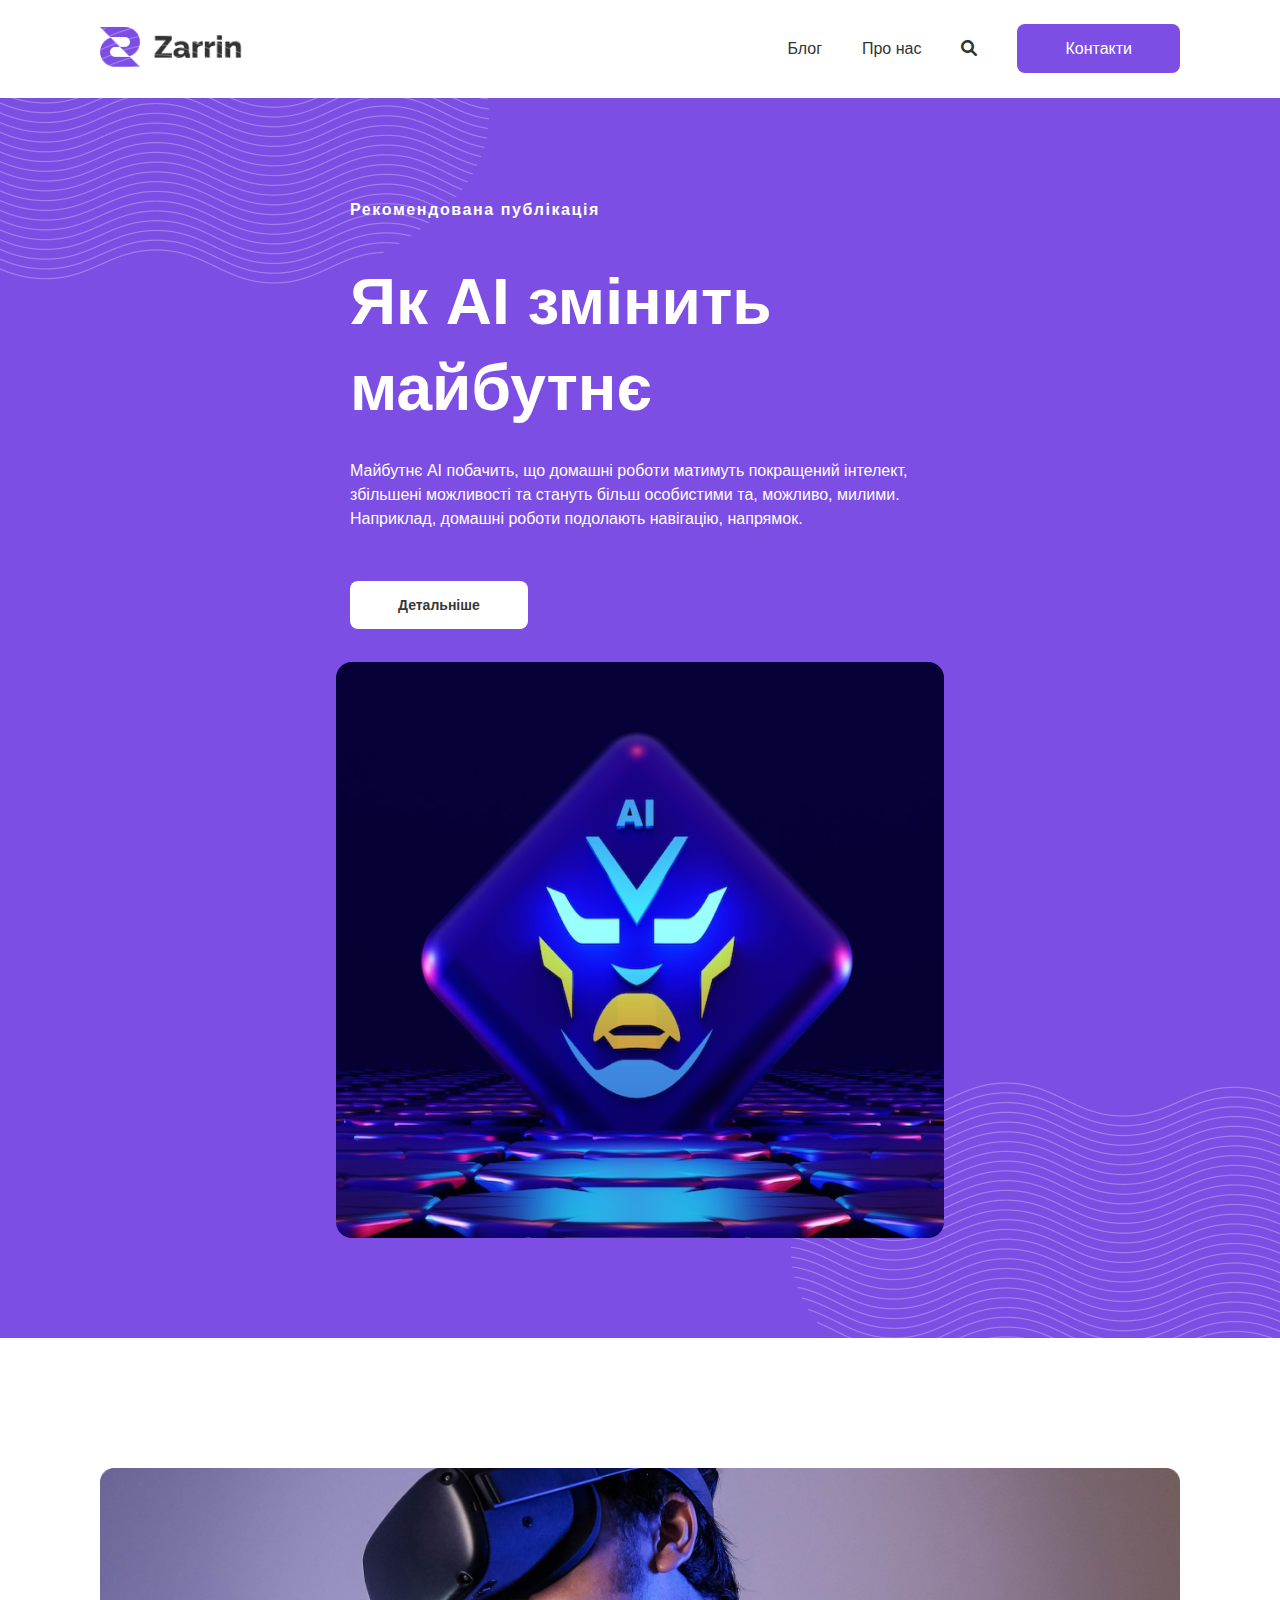
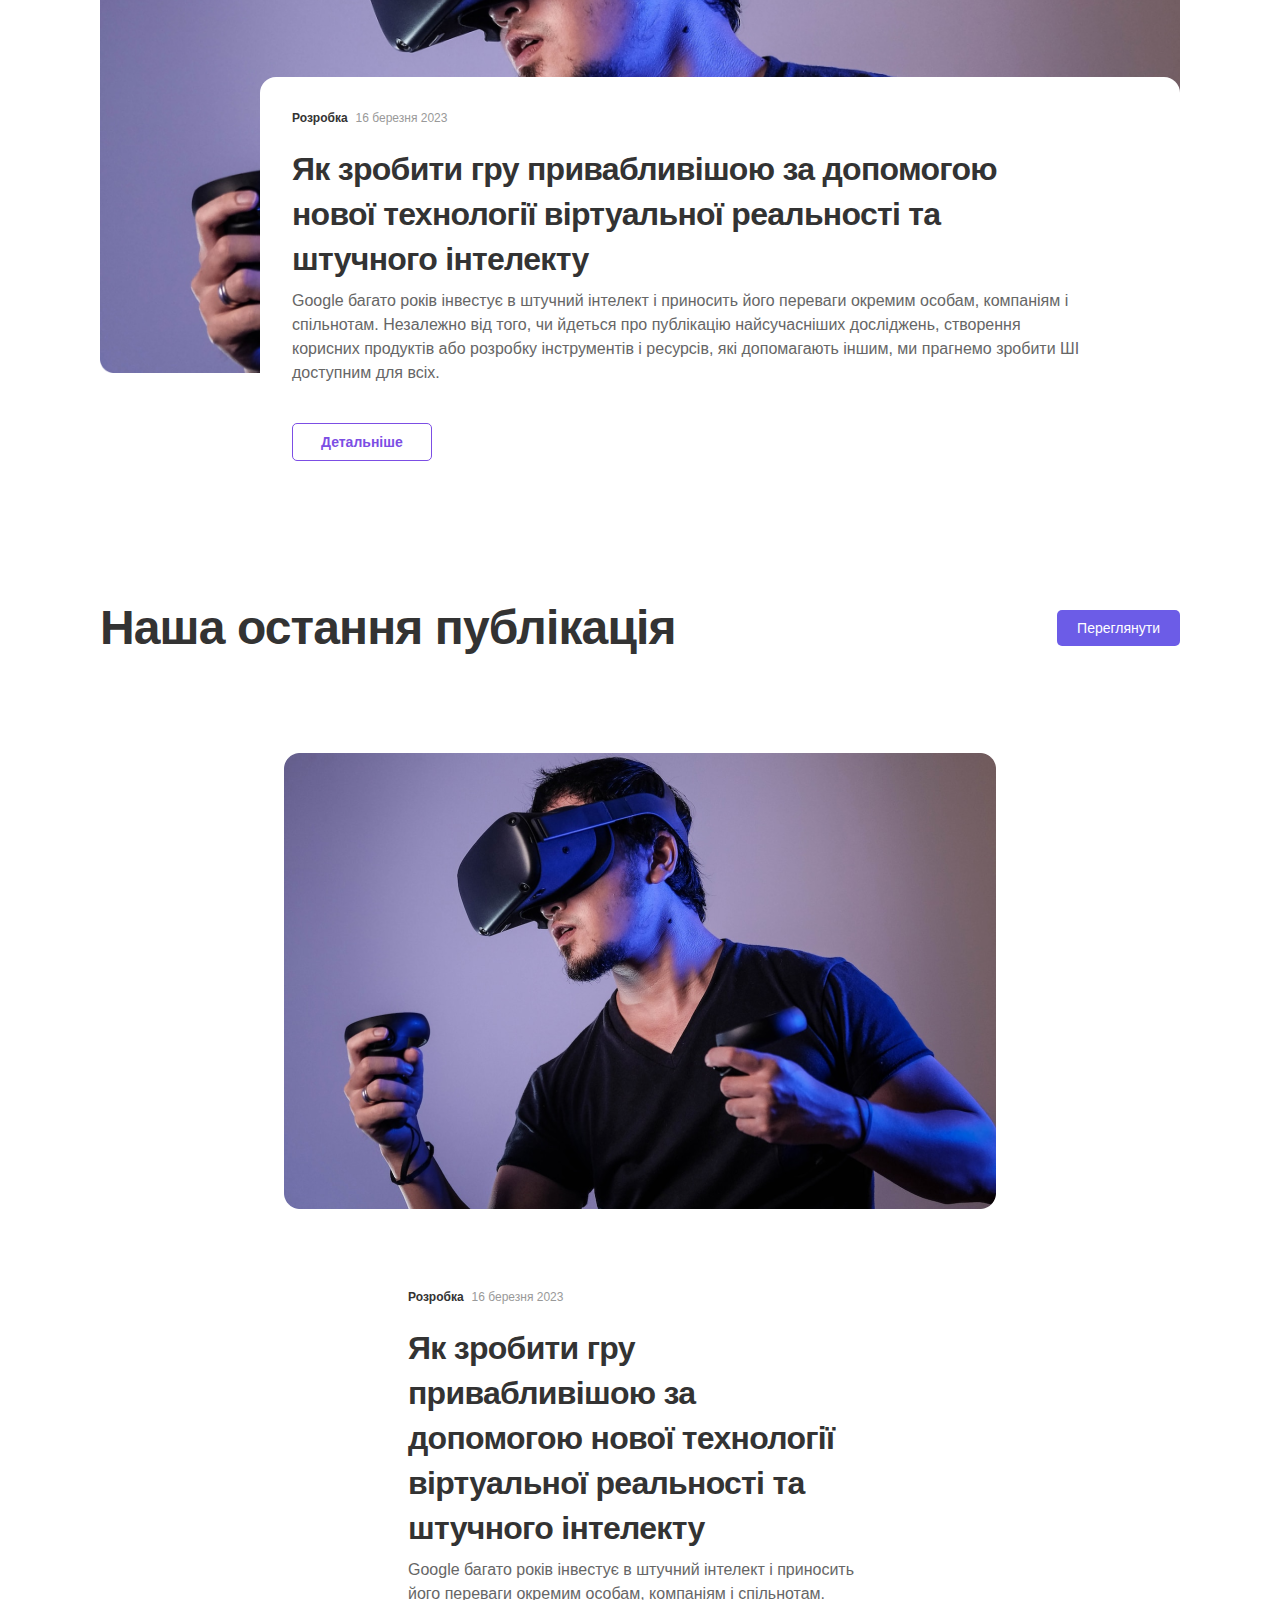
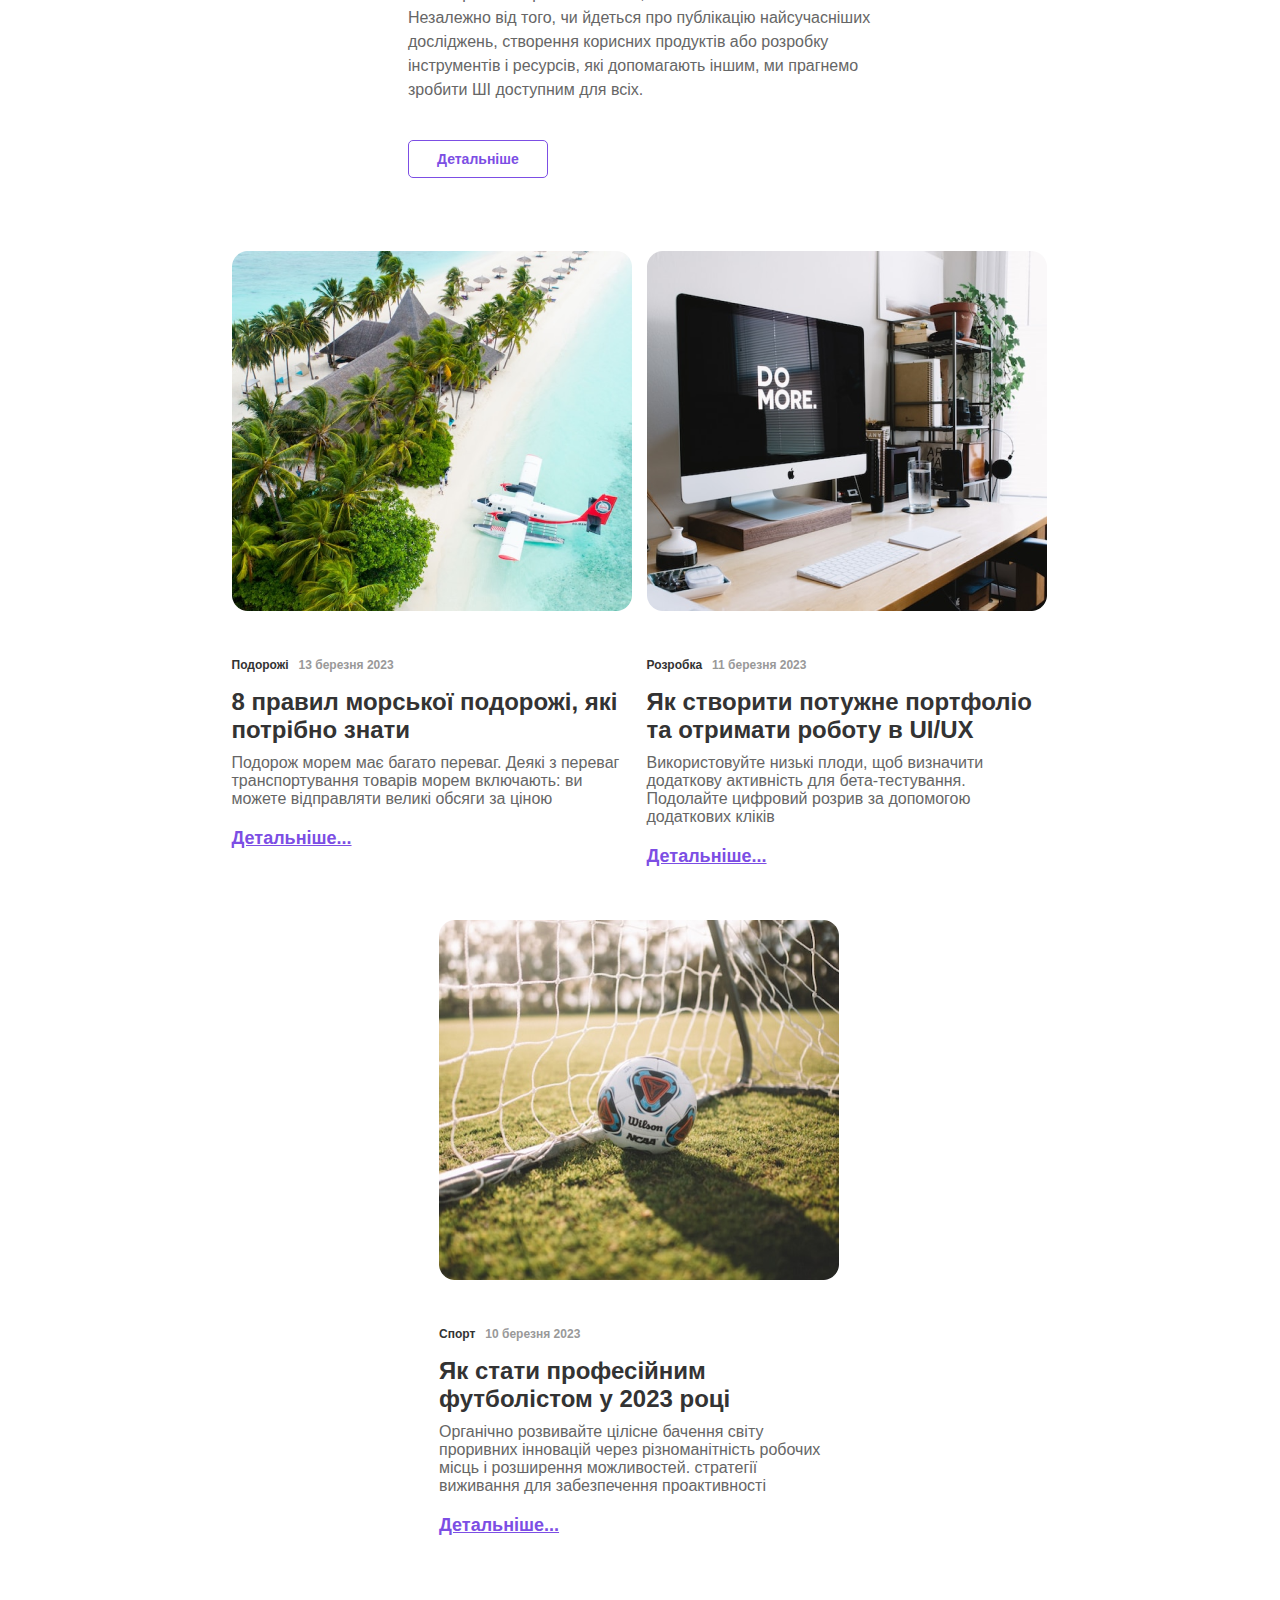
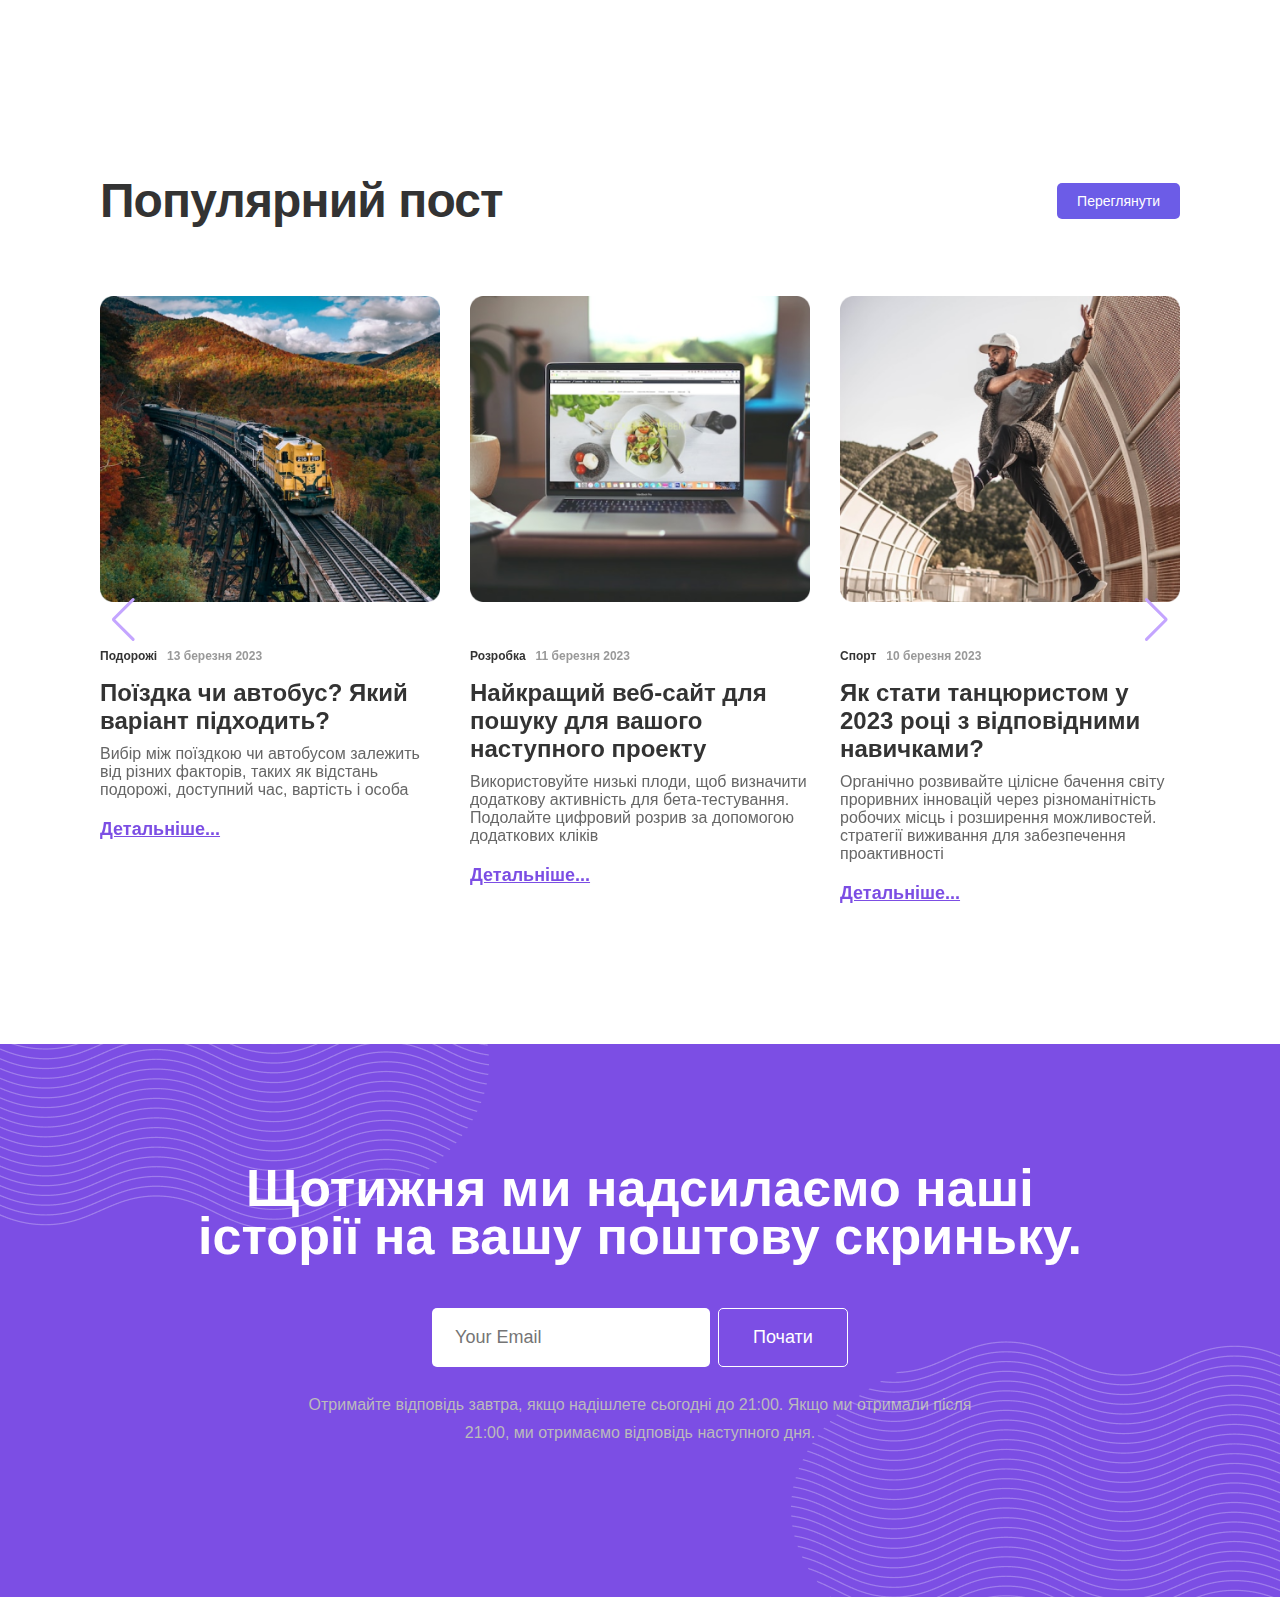
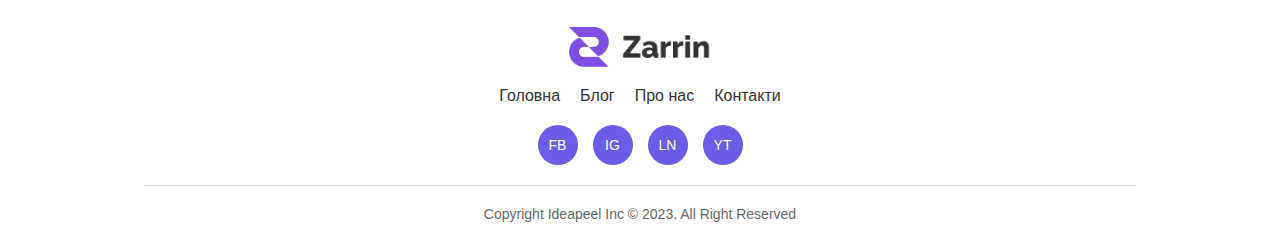
<file: 9bal2/index.html>
<!doctype html>
<html lang="uk">
<head>
    <meta charset="UTF-8">
    <meta name="viewport" content="width=device-width, initial-scale=1.0">
    <meta http-equiv="X-UA-Compatible" content="ie=edge">
    <title>Zarrin</title>
    <link rel="stylesheet" href="css/style.css">
    <link rel="icon" type="image/png" href="img/favicon.png" sizes="16x16">
    <link rel="shortcut icon" href="img/favicon.png" type="image/x-icon">
    <meta name="description" content="Блог про віртуальні технології">
    <link rel="stylesheet" href="https://cdnjs.cloudflare.com/ajax/libs/font-awesome/6.0.0-beta3/css/all.min.css">
    <link rel="stylesheet" href="https://cdn.jsdelivr.net/npm/swiper@10/swiper-bundle.min.css">
    <script src="https://cdn.jsdelivr.net/npm/swiper@10/swiper-bundle.min.js"></script>
</head>
<body>
    <div id="search-modal" class="modal">
        <div class="modal-content">
            <span class="close-btn">&times;</span>
            <h2>Пошук</h2>
            <form>
                <input type="text" placeholder="Type your search..." class="search-input">
                <button type="submit" class="search-submit">Знайти</button>
            </form>
        </div>
    </div>
    <header>
        <a href="#" class="logo">
            <img src="img/Logo.png" alt="Zarrin Logo">
        </a>
        <nav class="nav">
            <ul class="nav-links">
                <li><a href="blog.html">Блог</a></li>
                <li><a href="#">Про нас</a></li>
                <li><a href="#" id="search-btn"><i class="fa-solid fa-magnifying-glass"></i></a></li>
                <li><a href="#" class="contact-btn">Контакти</a></li>
            </ul>
            <div class="burger">
                <div class="line"></div>
                <div class="line"></div>
                <div class="line"></div>
            </div>
        </nav>
    </header>
    <section class="featured-post">
        <img src="img/wave-pattern.png" alt="img" class="waves">
        <img src="img/wave-pattern.png" alt="img" class="waves-two">
        <div class="content">
            <h2 class="featured-label">Рекомендована публікація</h2>
            <h1 class="title">Як AI змінить<br> майбутнє</h1>
            <p class="description">
                Майбутнє AI побачить, що домашні роботи матимуть
                покращений інтелект, збільшені можливості та стануть більш особистими
                та, можливо, милими. Наприклад, домашні роботи подолають навігацію, напрямок.
            </p>
            <a href="#" class="read-more">Детальніше</a>
        </div>
        <div class="image-container">
            <img src="img/img.png" alt="AI Future">
        </div>
    </section>
    <section class="card">
        <img src="img/img2.png" alt="VR & AI Image">
        <div class="card-content">
            <span>Розробка<small>16 березня 2023</small></span>
            <h3>Як зробити гру привабливішою за допомогою нової технології віртуальної
                реальності та штучного інтелекту</h3>
            <p>Google багато років інвестує в штучний інтелект і приносить його переваги
                окремим особам, компаніям і спільнотам. Незалежно від того, чи йдеться про
                публікацію найсучасніших досліджень, створення корисних продуктів або
                розробку інструментів і ресурсів, які допомагають іншим, ми прагнемо
                зробити ШІ доступним для всіх.</p>
            <a href="#">Детальніше</a>
        </div>
    </section>
    <section class="section-post">
        <div class="title-block">
            <h2>Наша остання публікація</h2>
            <a href="#" class="btn-view-all">Переглянути</a>
        </div>
        <div class="main-post">
            <img src="img/img3.png" alt="VR & AI Technology">
            <div class="card-content">
                <span>Розробка<small>16 березня 2023</small></span>
                <h3>Як зробити гру привабливішою за допомогою нової технології
                    віртуальної реальності та штучного інтелекту</h3>
                <p>Google багато років інвестує в штучний інтелект і приносить його переваги
                    окремим особам, компаніям і спільнотам. Незалежно від того, чи йдеться про
                    публікацію найсучасніших досліджень, створення корисних продуктів або
                    розробку інструментів і ресурсів, які допомагають іншим, ми прагнемо
                    зробити ШІ доступним для всіх.</p>
                <a href="#">Детальніше</a>
            </div>
        </div>
        <div class="sub-posts">
            <div class="sub-post">
                <img src="img/card1.png" alt="Traveling in Sea">
                <div class="sub-post-content">
                    <span>Подорожі<small>13 березня 2023</small></span>
                    <h3>8 правил морської подорожі, які потрібно знати</h3>
                    <p>Подорож морем має багато переваг. Деякі з переваг транспортування товарів
                        морем включають: ви можете відправляти великі обсяги за ціною</p>
                    <a href="#">Детальніше...</a>
                </div>
            </div>
            <div class="sub-post">
                <img src="img/card2.png" alt="Build Portfolio">
                <div class="sub-post-content">
                    <span>Розробка<small>11 березня 2023</small></span>
                    <h3>Як створити потужне портфоліо та отримати роботу в UI/UX</h3>
                    <p>Використовуйте низькі плоди, щоб визначити додаткову активність для
                        бета-тестування. Подолайте цифровий розрив за допомогою додаткових кліків</p>
                    <a href="#">Детальніше...</a>
                </div>
            </div>
            <div class="sub-post">
                <img src="img/card3.png" alt="Professional Footballer">
                <div class="sub-post-content">
                    <span>Спорт<small>10 березня 2023</small></span>
                    <h3>Як стати професійним футболістом у 2023 році</h3>
                    <p>Органічно розвивайте цілісне бачення світу проривних інновацій через
                        різноманітність робочих місць і розширення можливостей. стратегії
                        виживання для забезпечення проактивності</p>
                    <a href="#">Детальніше...</a>
                </div>
            </div>
        </div>
    </section>
    <section class="section-post">
        <div class="title-block">
            <h2>Популярний пост</h2>
            <a href="#" class="btn-view-all">Переглянути</a>
        </div>
            <div class="swiper sub-posts-swiper">
                <div class="swiper-wrapper">
                    <div class="sub-post swiper-slide">
                        <img src="img/swiper1.png" alt="Traveling in Sea">
                        <div class="sub-post-content">
                            <span>Подорожі<small>13 березня 2023</small></span>
                            <h3>Поїздка чи автобус? Який варіант підходить?</h3>
                            <p>Вибір між поїздкою чи автобусом залежить від різних факторів, таких як
                                відстань подорожі, доступний час, вартість і особа</p>
                            <a href="#">Детальніше...</a>
                        </div>
                    </div>
                    <div class="sub-post swiper-slide">
                        <img src="img/swiper2.png" alt="Build Portfolio">
                        <div class="sub-post-content">
                            <span>Розробка<small>11 березня 2023</small></span>
                            <h3>Найкращий веб-сайт для пошуку для вашого наступного проекту</h3>
                            <p>Використовуйте низькі плоди, щоб визначити додаткову активність для
                                бета-тестування. Подолайте цифровий розрив за допомогою додаткових кліків</p>
                            <a href="#">Детальніше...</a>
                        </div>
                    </div>
                    <div class="sub-post swiper-slide">
                        <img src="img/swiper3.png" alt="Professional Footballer">
                        <div class="sub-post-content">
                            <span>Спорт<small>10 березня 2023</small></span>
                            <h3>Як стати танцюристом у 2023 році з відповідними навичками?</h3>
                            <p>Органічно розвивайте цілісне бачення світу проривних інновацій через
                                різноманітність робочих місць і розширення можливостей. стратегії
                                виживання для забезпечення проактивності</p>
                            <a href="#">Детальніше...</a>
                        </div>
                    </div>
                    <div class="sub-post swiper-slide">
                        <img src="img/swiper4.png" alt="Traveling in Sea">
                        <div class="sub-post-content">
                            <span>Подорожі<small>13 березня 2023</small></span>
                            <h3>Хто найкращий співак у чарті? Знаєте його?</h3>
                            <p>Чарт Billboard, який рейтингує найвидатніших виконавців усіх часів на
                                основі їх виступів у щотижневому Billboard Hot 100 та</p>
                            <a href="#">Детальніше...</a>
                        </div>
                    </div>
                    <div class="sub-post swiper-slide">
                        <img src="img/swiper5.png" alt="Build Portfolio">
                        <div class="sub-post-content">
                            <span>Розробка<small>11 березня 2023</small></span>
                            <h3>Як почати експортно-імпортний бізнес з дому?</h3>
                            <p>Використовуйте низькі плоди, щоб визначити додаткову активність для
                                бета-тестування. Подолайте цифровий розрив за допомогою додаткових кліків</p>
                            <a href="#">Детальніше...</a>
                        </div>
                    </div>
                    <div class="sub-post swiper-slide">
                        <img src="img/swiper6.png" alt="Professional Footballer">
                        <div class="sub-post-content">
                            <span>Sports<small>10 березня 2023</small></span>
                            <h3>Приготуйте кілька напоїв із шоколаду, шоколаду та молока</h3>
                            <p>Органічно розвивайте цілісне бачення світу проривних інновацій
                                через різноманітність робочих місць і розширення можливостей.
                                стратегії виживання для забезпечення проактивності</p>
                            <a href="#">Детальніше...</a>
                        </div>
                    </div>
                </div>
                <div class="swiper-button-next"></div>
                <div class="swiper-button-prev"></div>
            </div>
    </section>
    <section class="subscription-section">
        <img src="img/wave-pattern.png" alt="img" class="waves">
        <img src="img/wave-pattern.png" alt="img" class="waves-two">
        <h2>Щотижня ми надсилаємо наші <br> історії на вашу поштову скриньку.</h2>
        <form class="subscription-form">
            <input type="email" placeholder="Your Email" required>
            <button type="submit">Почати</button>
        </form>
        <p>Отримайте відповідь завтра, якщо надішлете сьогодні до 21:00. Якщо ми отримали після <br> 21:00, ми отримаємо відповідь наступного дня.</p>
    </section>
    <footer class="footer">
        <div class="footer-logo">
            <img src="img/Logo.png" alt="Zarrin Logo">
        </div>
        <nav class="footer-nav">
            <a href="#">Головна</a>
            <a href="#">Блог</a>
            <a href="#">Про нас</a>
            <a href="#">Контакти</a>
        </nav>
        <div class="footer-socials">
            <a href="#" class="social">FB</a>
            <a href="#" class="social">IG</a>
            <a href="#" class="social">LN</a>
            <a href="#" class="social">YT</a>
        </div>
        <div class="footer-divider"></div>
        <p class="footer-copy">Copyright Ideapeel Inc © 2023. All Right Reserved</p>
    </footer>
    <script src="script/script.js"></script>
</body>
</html>
</file>
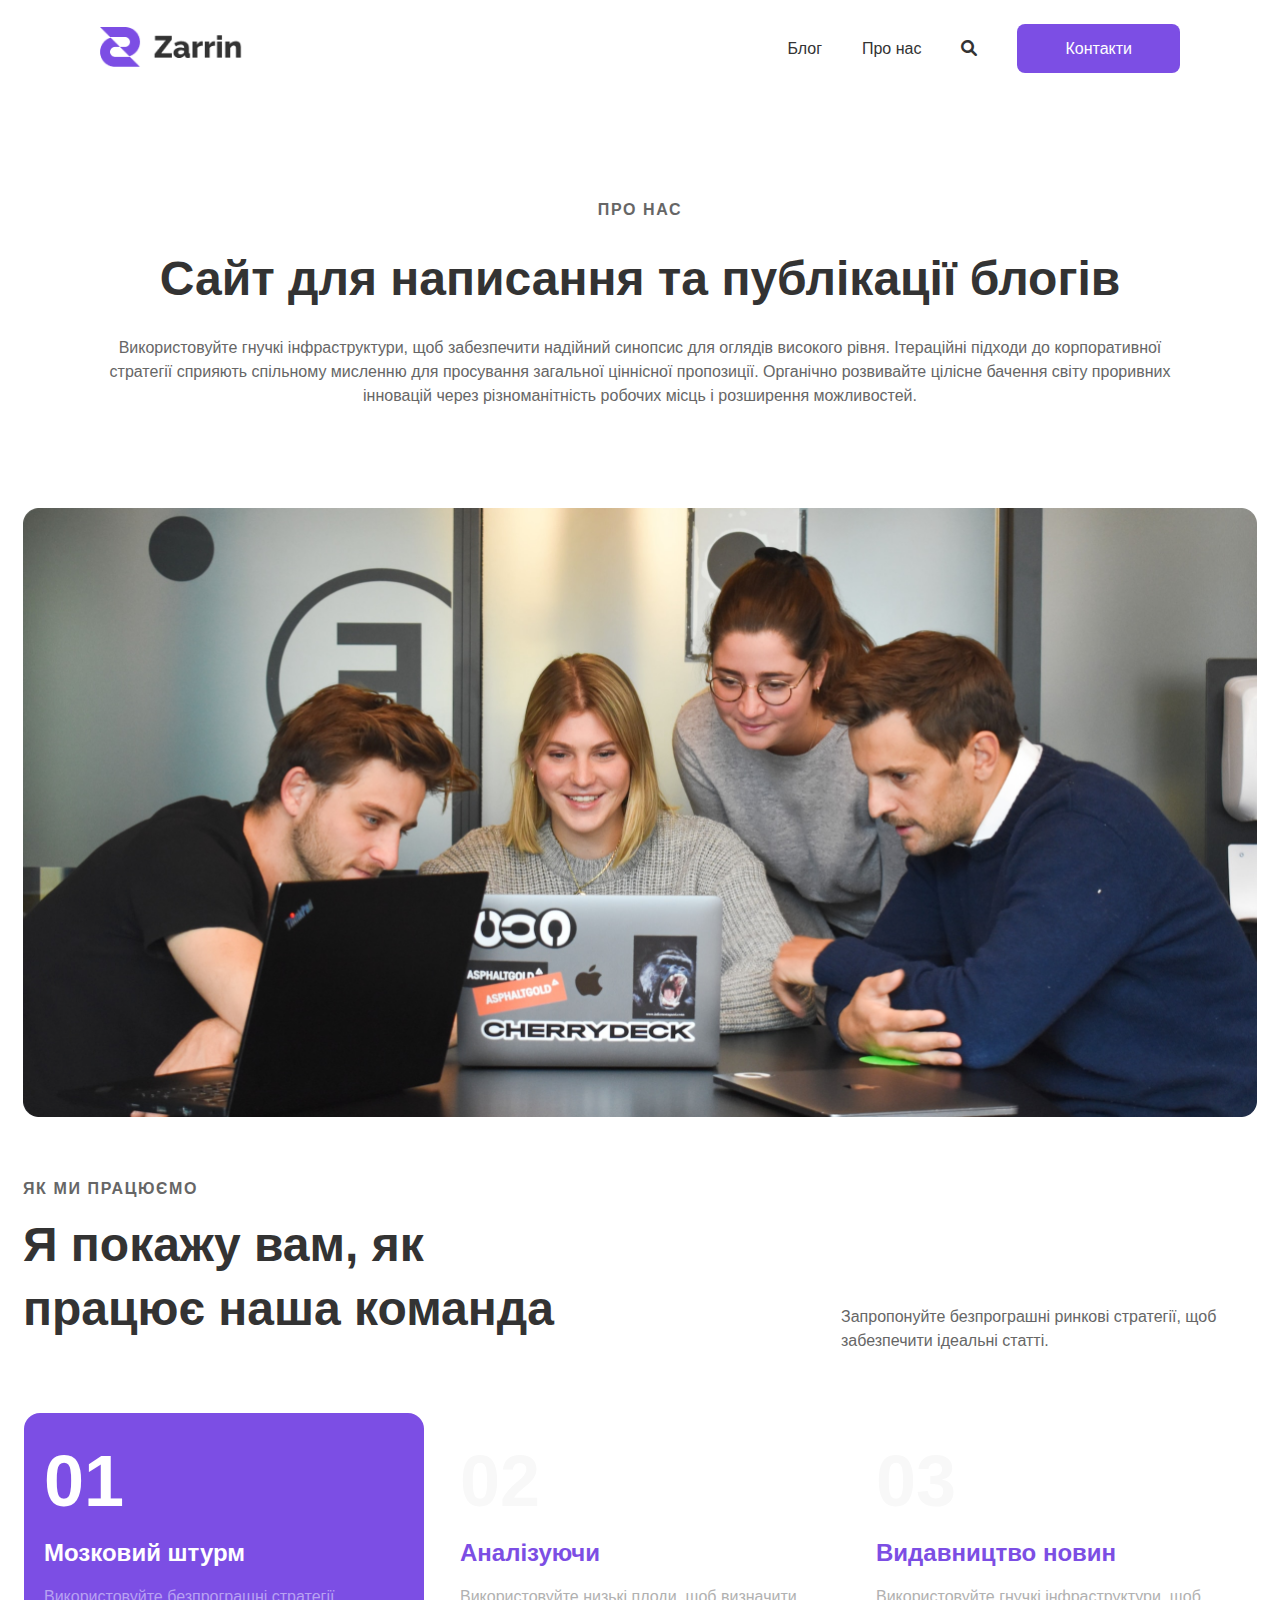
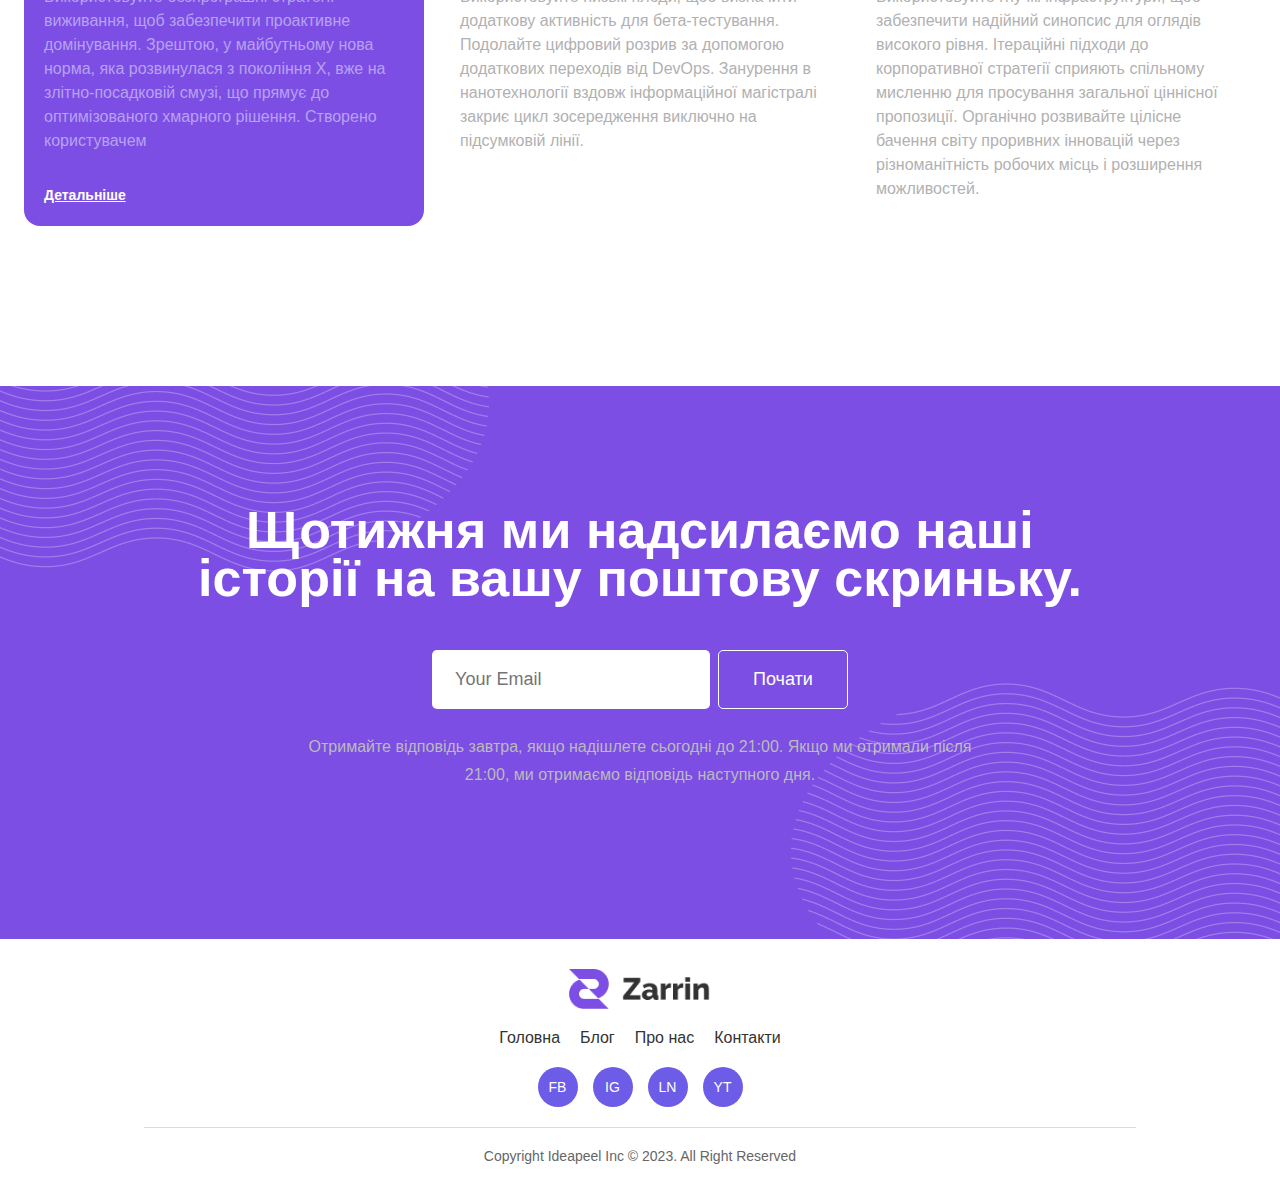
<file: 9bal2/about.html>
<!doctype html>
<html lang="uk">
<head>
    <meta charset="UTF-8">
    <meta name="viewport" content="width=device-width, initial-scale=1.0">
    <meta http-equiv="X-UA-Compatible" content="ie=edge">
    <title>Zarrin</title>
    <link rel="stylesheet" href="css/style.css">
    <link rel="icon" type="image/png" href="img/favicon.png" sizes="16x16">
    <link rel="shortcut icon" href="img/favicon.png" type="image/x-icon">
    <meta name="description" content="Блог про віртуальні технології">
    <link rel="stylesheet" href="https://cdnjs.cloudflare.com/ajax/libs/font-awesome/6.0.0-beta3/css/all.min.css">
    <link rel="stylesheet" href="https://cdn.jsdelivr.net/npm/swiper@10/swiper-bundle.min.css">
    <script src="https://cdn.jsdelivr.net/npm/swiper@10/swiper-bundle.min.js"></script>
</head>
<body>
    <div id="search-modal" class="modal">
        <div class="modal-content">
            <span class="close-btn">&times;</span>
            <h2>Пошук</h2>
            <form>
                <input type="text" placeholder="Type your search..." class="search-input">
                <button type="submit" class="search-submit">Знайти</button>
            </form>
        </div>
    </div>
    <header>
        <a href="#" class="logo">
            <img src="img/Logo.png" alt="Zarrin Logo">
        </a>
        <nav class="nav">
            <ul class="nav-links">
                <li><a href="blog.html">Блог</a></li>
                <li><a href="#">Про нас</a></li>
                <li><a href="#" id="search-btn"><i class="fa-solid fa-magnifying-glass"></i></a></li>
                <li><a href="contact.html" class="contact-btn">Контакти</a></li>
            </ul>
            <div class="burger">
                <div class="line"></div>
                <div class="line"></div>
                <div class="line"></div>
            </div>
        </nav>
    </header>
    <section class="section-post">
        <div class="block-title">
            <p class="sub-title">Про нас</p>
            <h2>Сайт для написання та публікації блогів</h2>
            <p>Використовуйте гнучкі інфраструктури, щоб забезпечити надійний
                синопсис для оглядів високого рівня. Ітераційні підходи до
                корпоративної стратегії сприяють спільному мисленню для
                просування загальної ціннісної пропозиції. Органічно розвивайте
                цілісне бачення світу проривних інновацій через різноманітність
                робочих місць і розширення можливостей.</p>
        </div>
    </section>
    <section class="about-section">
        <img src="img/img4.png" alt="img">
        <div class="top-block">
            <div class="block-title">
                <p class="sub-title">Як ми працюємо</p>
                <h2>Я покажу вам, як <br> працює наша команда</h2>
            </div>
            <p>Запропонуйте безпрограшні ринкові стратегії, щоб забезпечити ідеальні статті.</p>
        </div>
        <div class="cards-block">
            <div class="cars-block">
                <p class="number">01</p>
                <h3>Мозковий штурм</h3>
                <p>Використовуйте безпрограшні стратегії виживання, щоб забезпечити
                    проактивне домінування. Зрештою, у майбутньому нова норма, яка
                    розвинулася з покоління X, вже на злітно-посадковій смузі, що
                    прямує до оптимізованого хмарного рішення. Створено користувачем</p>
                <a href="#">Детальніше</a>
            </div>
            <div class="cars-block purple">
                <p class="number">02</p>
                <h3>Аналізуючи</h3>
                <p>Використовуйте низькі плоди, щоб визначити додаткову активність
                    для бета-тестування. Подолайте цифровий розрив за допомогою
                    додаткових переходів від DevOps. Занурення в нанотехнології
                    вздовж інформаційної магістралі закриє цикл зосередження виключно
                    на підсумковій лінії.</p>
            </div>
            <div class="cars-block purple">
                <p class="number">03</p>
                <h3>Видавництво новин</h3>
                <p>Використовуйте гнучкі інфраструктури, щоб забезпечити надійний
                    синопсис для оглядів високого рівня. Ітераційні підходи до
                    корпоративної стратегії сприяють спільному мисленню для просування
                    загальної ціннісної пропозиції. Органічно розвивайте цілісне
                    бачення світу проривних інновацій через різноманітність робочих
                    місць і розширення можливостей.</p>
            </div>
        </div>
    </section>
    <section class="subscription-section">
        <img src="img/wave-pattern.png" alt="img" class="waves">
        <img src="img/wave-pattern.png" alt="img" class="waves-two">
        <h2>Щотижня ми надсилаємо наші <br> історії на вашу поштову скриньку.</h2>
        <form class="subscription-form">
            <input type="email" placeholder="Your Email" required>
            <button type="submit">Почати</button>
        </form>
        <p>Отримайте відповідь завтра, якщо надішлете сьогодні до 21:00. Якщо ми отримали після <br> 21:00, ми отримаємо відповідь наступного дня.</p>
    </section>
    <footer class="footer">
        <div class="footer-logo">
            <img src="img/Logo.png" alt="Zarrin Logo">
        </div>
        <nav class="footer-nav">
            <a href="#">Головна</a>
            <a href="#">Блог</a>
            <a href="#">Про нас</a>
            <a href="#">Контакти</a>
        </nav>
        <div class="footer-socials">
            <a href="#" class="social">FB</a>
            <a href="#" class="social">IG</a>
            <a href="#" class="social">LN</a>
            <a href="#" class="social">YT</a>
        </div>
        <div class="footer-divider"></div>
        <p class="footer-copy">Copyright Ideapeel Inc © 2023. All Right Reserved</p>
    </footer>
    <script src="script/script.js"></script>
</body>
</html>
</file>
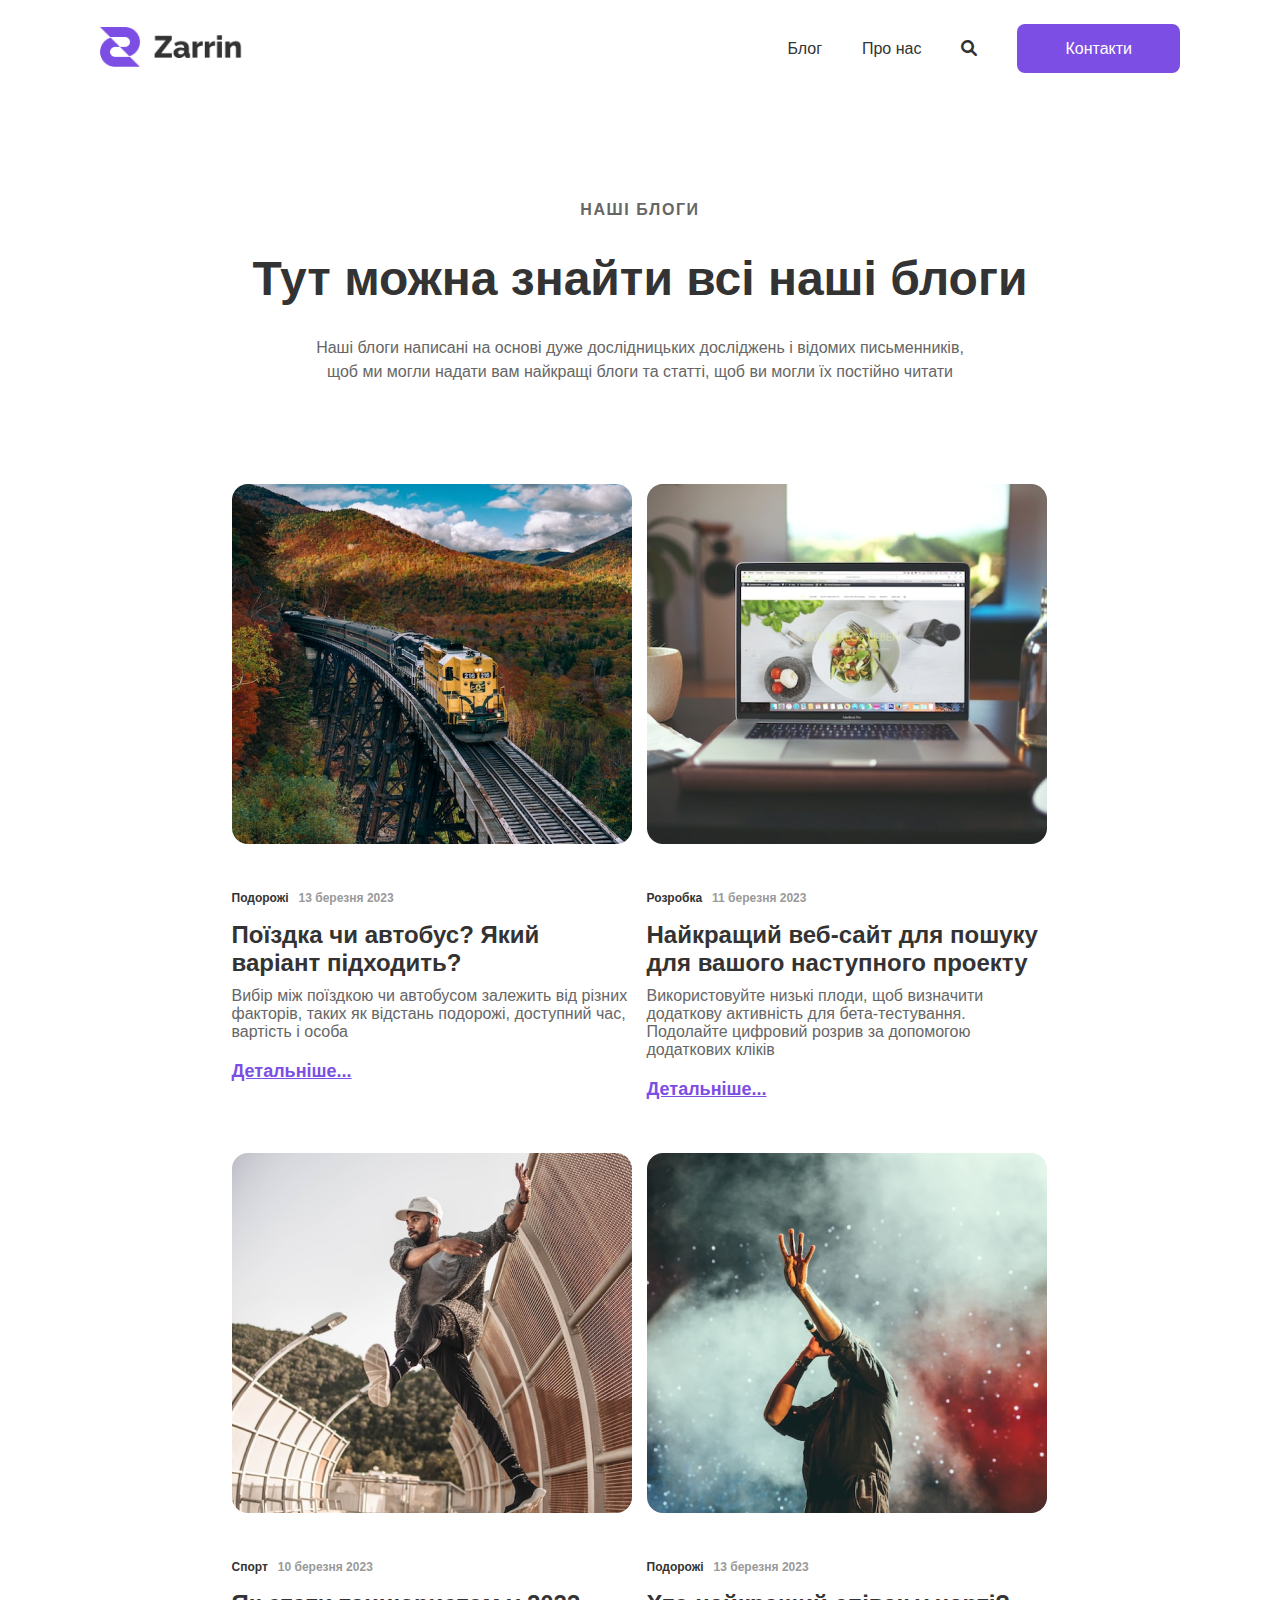
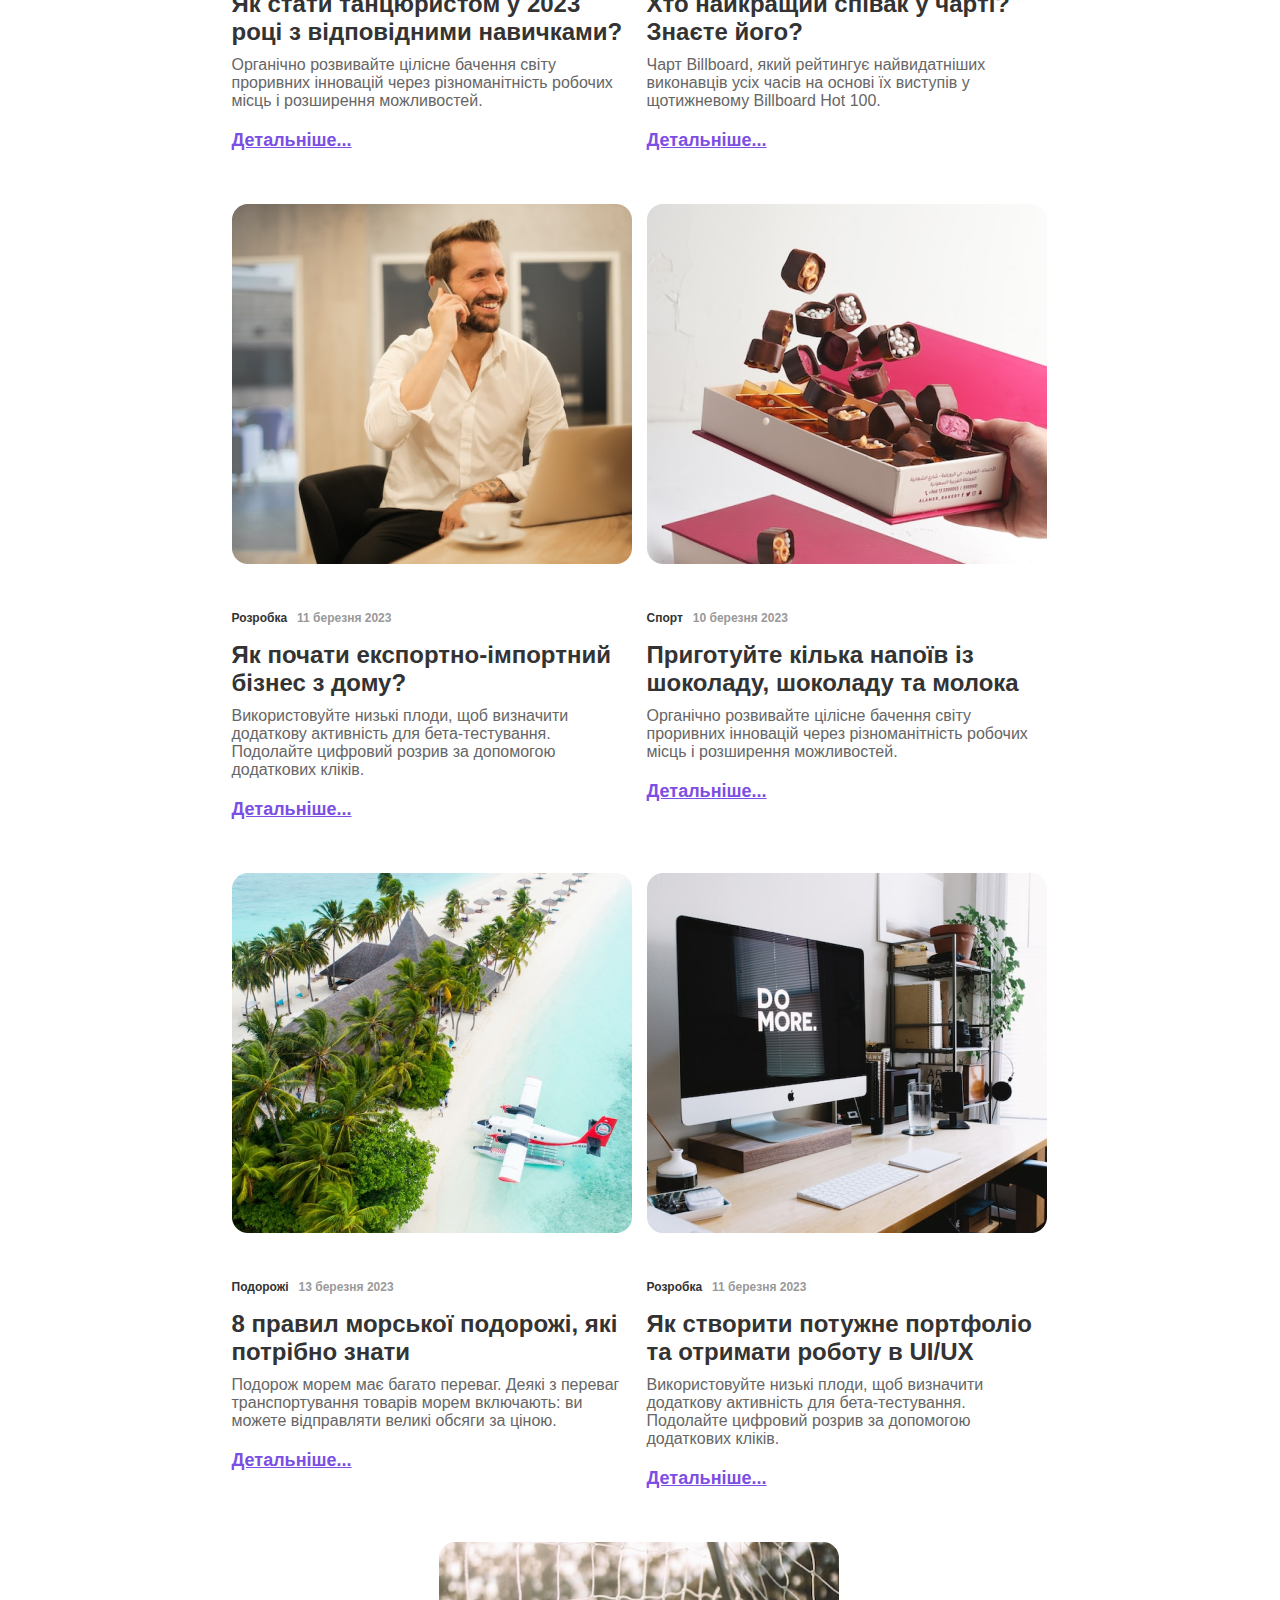
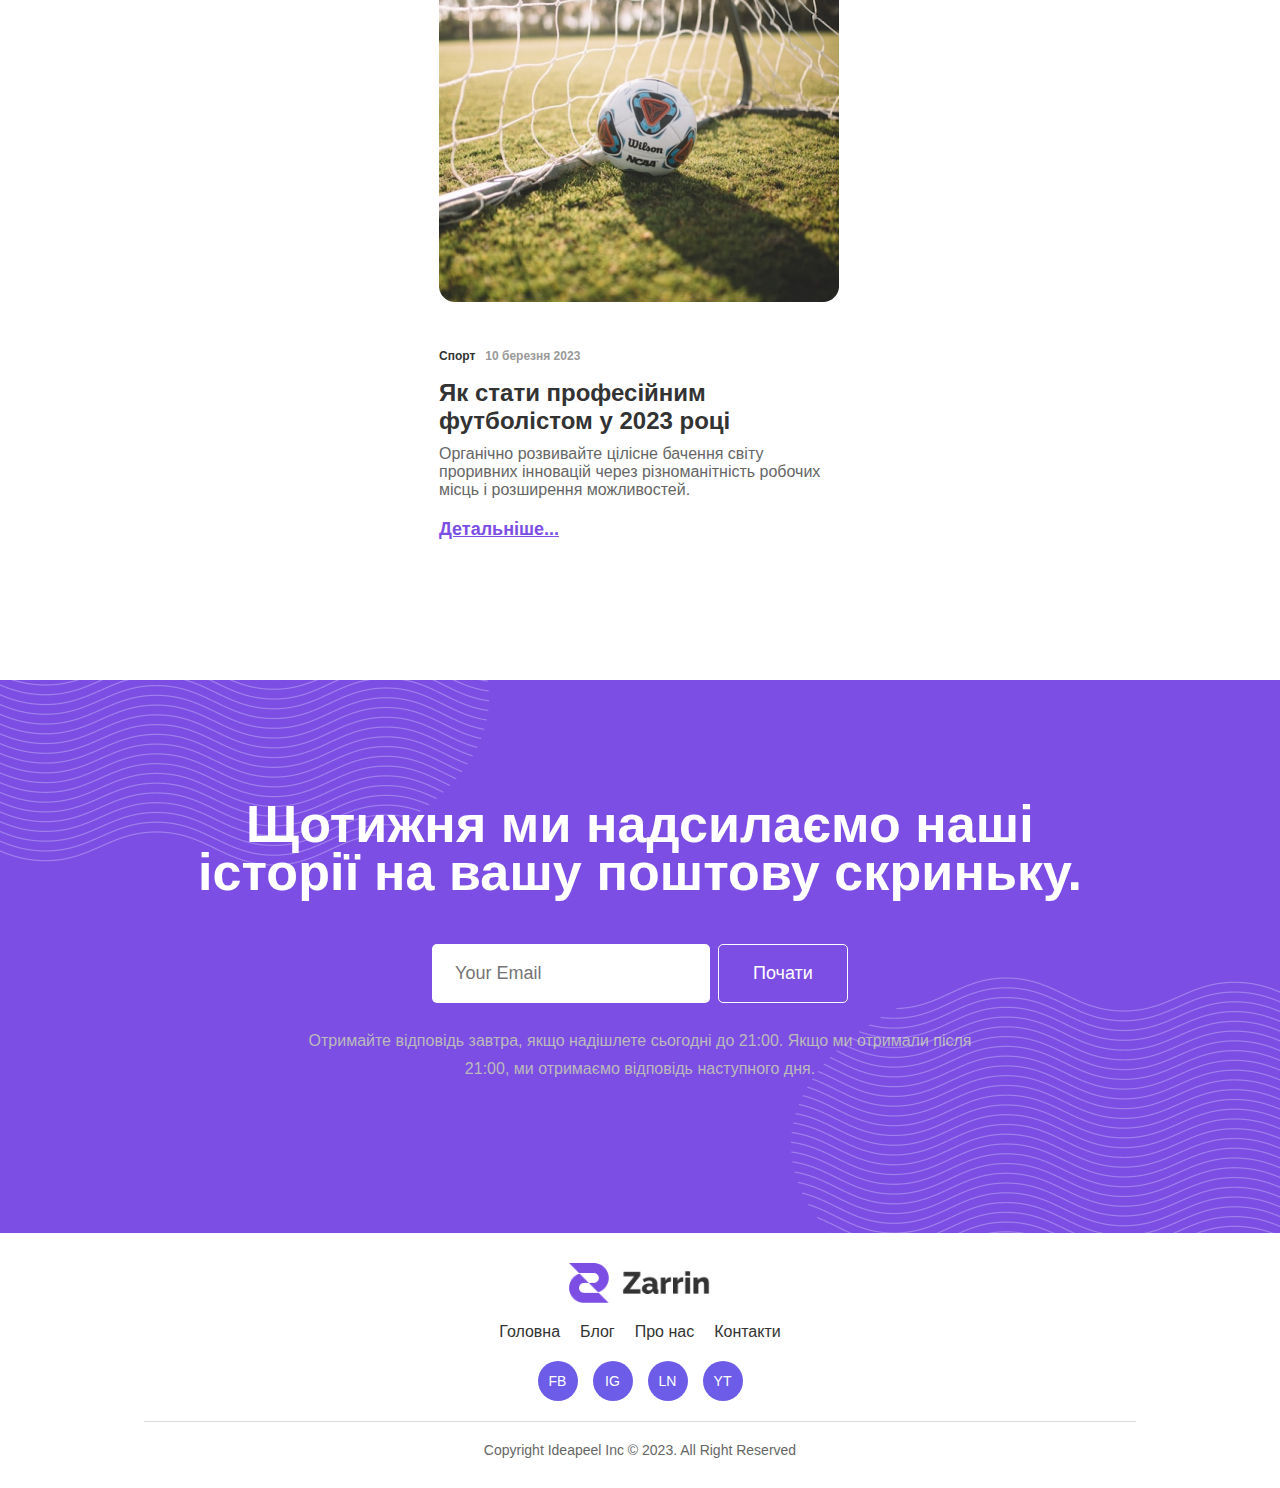
<file: 9bal2/blog.html>
<!doctype html>
<html lang="uk">
<head>
    <meta charset="UTF-8">
    <meta name="viewport" content="width=device-width, initial-scale=1.0">
    <meta http-equiv="X-UA-Compatible" content="ie=edge">
    <title>Zarrin</title>
    <link rel="stylesheet" href="css/style.css">
    <link rel="icon" type="image/png" href="img/favicon.png" sizes="16x16">
    <link rel="shortcut icon" href="img/favicon.png" type="image/x-icon">
    <meta name="description" content="Блог про віртуальні технології">
    <link rel="stylesheet" href="https://cdnjs.cloudflare.com/ajax/libs/font-awesome/6.0.0-beta3/css/all.min.css">
    <link rel="stylesheet" href="https://cdn.jsdelivr.net/npm/swiper@10/swiper-bundle.min.css">
    <script src="https://cdn.jsdelivr.net/npm/swiper@10/swiper-bundle.min.js"></script>
</head>
<body>
    <div id="search-modal" class="modal">
        <div class="modal-content">
            <span class="close-btn">&times;</span>
            <h2>Пошук</h2>
            <form>
                <input type="text" placeholder="Type your search..." class="search-input">
                <button type="submit" class="search-submit">Знайти</button>
            </form>
        </div>
    </div>
    <header>
        <a href="index.html" class="logo">
            <img src="img/Logo.png" alt="Zarrin Logo">
        </a>
        <nav class="nav">
            <ul class="nav-links">
                <li><a href="#">Блог</a></li>
                <li><a href="about.html">Про нас</a></li>
                <li><a href="#" id="search-btn"><i class="fa-solid fa-magnifying-glass"></i></a></li>
                <li><a href="contact.html" class="contact-btn">Контакти</a></li>
            </ul>
            <div class="burger">
                <div class="line"></div>
                <div class="line"></div>
                <div class="line"></div>
            </div>
        </nav>
    </header>
    <section class="section-post">
        <div class="block-title">
            <p class="sub-title">Наші блоги</p>
            <h2>Тут можна знайти всі наші блоги</h2>
            <p>Наші блоги написані на основі дуже дослідницьких досліджень і відомих письменників, <br>
                щоб ми могли надати вам найкращі блоги та статті, щоб ви могли їх постійно читати</p>
        </div>
        <div class="sub-posts" id="sub-posts"></div>
    </section>
    <section class="subscription-section">
        <img src="img/wave-pattern.png" alt="img" class="waves">
        <img src="img/wave-pattern.png" alt="img" class="waves-two">
        <h2>Щотижня ми надсилаємо наші <br> історії на вашу поштову скриньку.</h2>
        <form class="subscription-form">
            <input type="email" placeholder="Your Email" required>
            <button type="submit">Почати</button>
        </form>
        <p>Отримайте відповідь завтра, якщо надішлете сьогодні до 21:00. Якщо ми отримали після <br> 21:00, ми отримаємо відповідь наступного дня.</p>
    </section>
    <footer class="footer">
        <div class="footer-logo">
            <img src="img/Logo.png" alt="Zarrin Logo">
        </div>
        <nav class="footer-nav">
            <a href="#">Головна</a>
            <a href="#">Блог</a>
            <a href="#">Про нас</a>
            <a href="#">Контакти</a>
        </nav>
        <div class="footer-socials">
            <a href="#" class="social">FB</a>
            <a href="#" class="social">IG</a>
            <a href="#" class="social">LN</a>
            <a href="#" class="social">YT</a>
        </div>
        <div class="footer-divider"></div>
        <p class="footer-copy">Copyright Ideapeel Inc © 2023. All Right Reserved</p>
    </footer>
    <script src="script/script.js"></script>
</body>
</html>
</file>
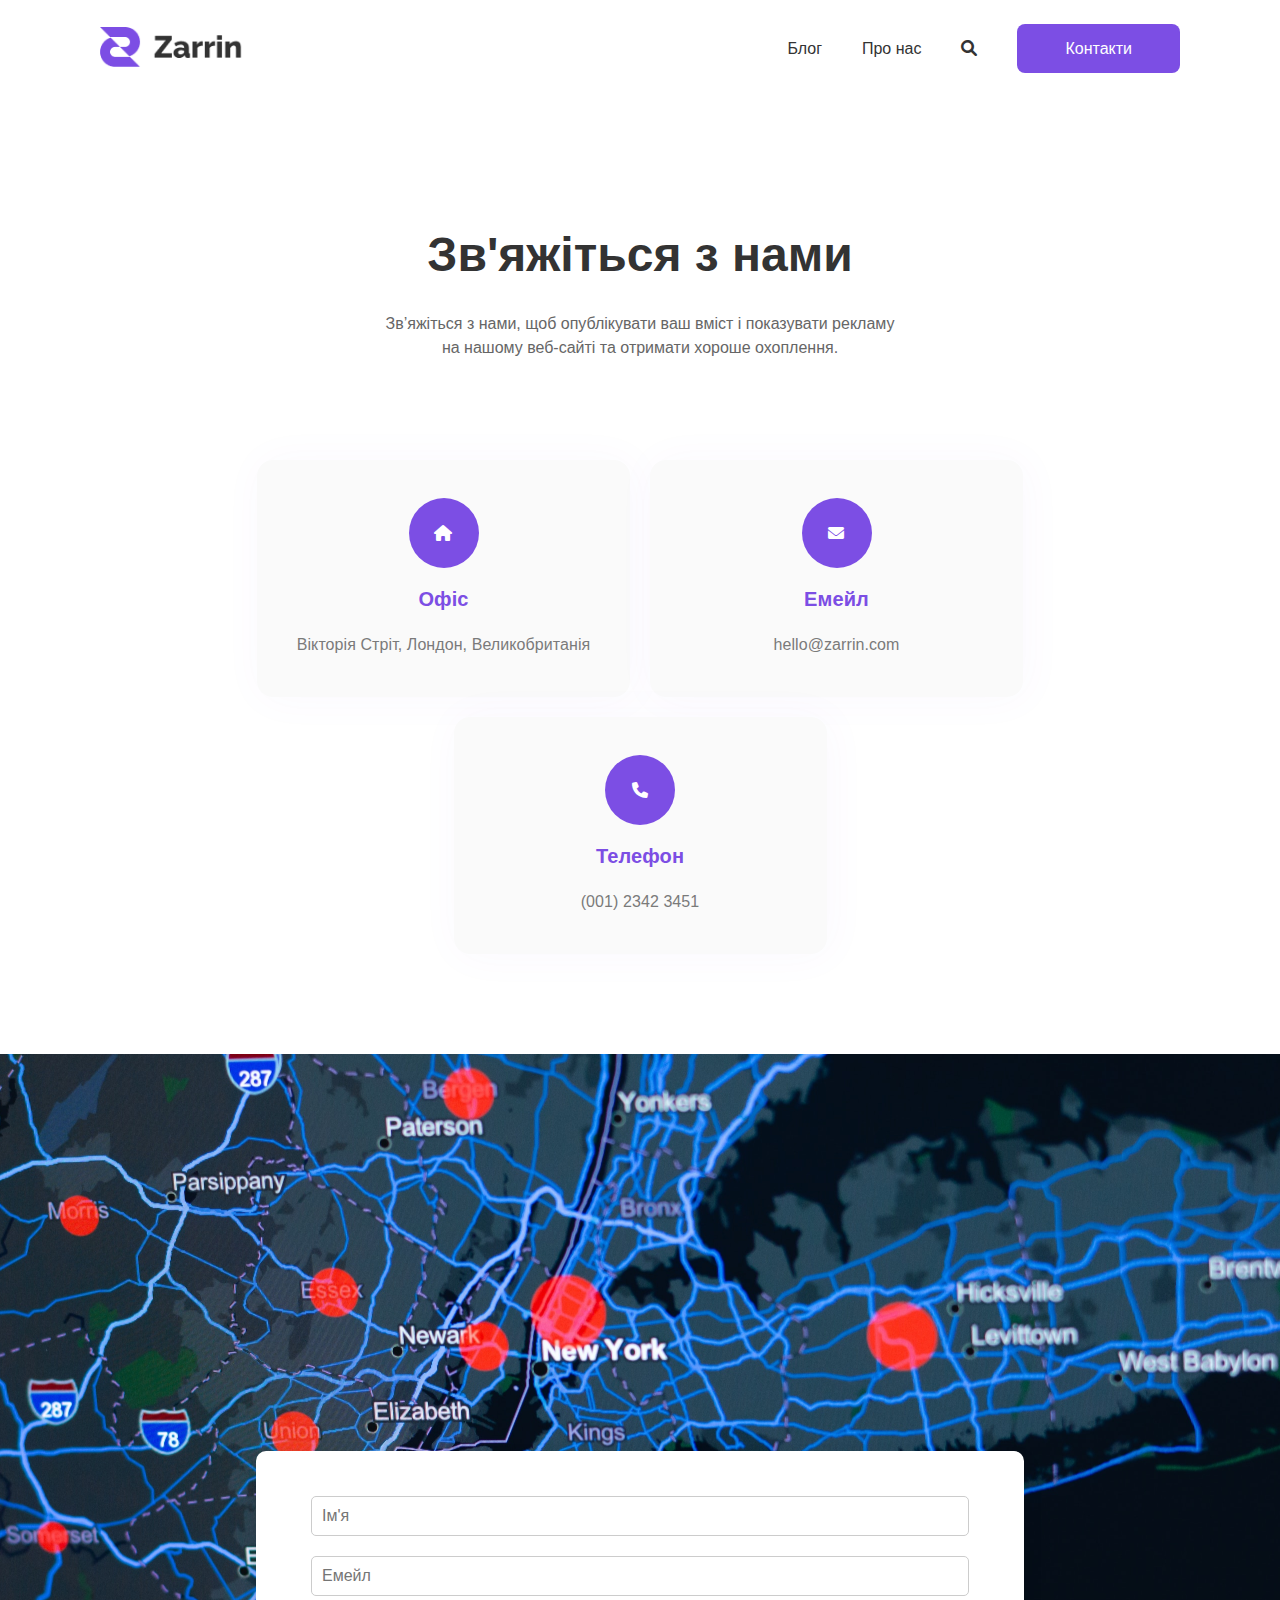
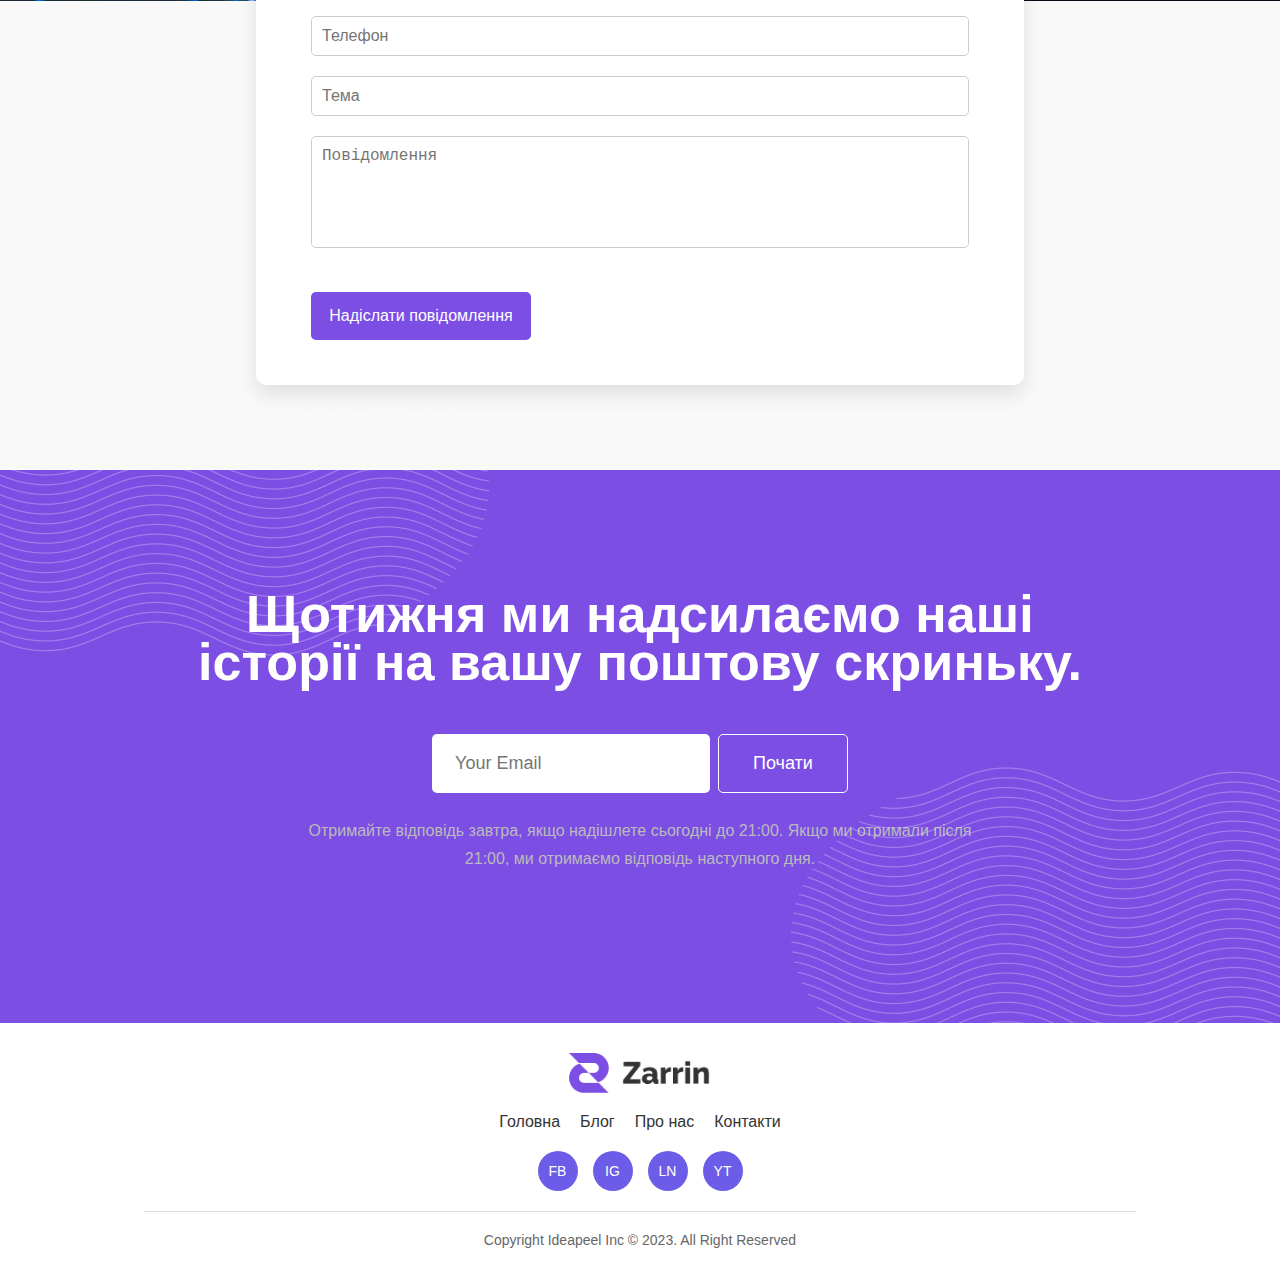
<file: 9bal2/contact.html>
<!doctype html>
<html lang="uk">
<head>
    <meta charset="UTF-8">
    <meta name="viewport" content="width=device-width, initial-scale=1.0">
    <meta http-equiv="X-UA-Compatible" content="ie=edge">
    <title>Zarrin</title>
    <link rel="stylesheet" href="css/style.css">
    <link rel="icon" type="image/png" href="img/favicon.png" sizes="16x16">
    <link rel="shortcut icon" href="img/favicon.png" type="image/x-icon">
    <meta name="description" content="Блог про віртуальні технології">
    <link rel="stylesheet" href="https://cdnjs.cloudflare.com/ajax/libs/font-awesome/6.0.0-beta3/css/all.min.css">
    <link rel="stylesheet" href="https://cdn.jsdelivr.net/npm/swiper@10/swiper-bundle.min.css">
    <script src="https://cdn.jsdelivr.net/npm/swiper@10/swiper-bundle.min.js"></script>
</head>
<body>
<div id="search-modal" class="modal">
    <div class="modal-content">
        <span class="close-btn">&times;</span>
        <h2>Пошук</h2>
        <form>
            <input type="text" placeholder="Type your search..." class="search-input">
            <button type="submit" class="search-submit">Знайти</button>
        </form>
    </div>
</div>
<header>
    <a href="index.html" class="logo">
        <img src="img/Logo.png" alt="Zarrin Logo">
    </a>
    <nav class="nav">
        <ul class="nav-links">
            <li><a href="blog.html">Блог</a></li>
            <li><a href="about.html">Про нас</a></li>
            <li><a href="#" id="search-btn"><i class="fa-solid fa-magnifying-glass"></i></a></li>
            <li><a href="#" class="contact-btn">Контакти</a></li>
        </ul>
        <div class="burger">
            <div class="line"></div>
            <div class="line"></div>
            <div class="line"></div>
        </div>
    </nav>
</header>
<section class="section-post">
    <div class="block-title">
        <h2>Зв'яжіться з нами</h2>
        <p>Зв’яжіться з нами, щоб опублікувати ваш вміст і показувати рекламу <br> на нашому веб-сайті та отримати хороше охоплення.</p>
    </div>
    <div class="cards-white">
        <div class="card-white">
            <i class="fa-solid fa-house" style="color: #ffffff;"></i>
            <h3>Офіс</h3>
            <p>Вікторія Стріт, Лондон, Великобританія</p>
        </div>
        <div class="card-white">
            <i class="fa-solid fa-envelope" style="color: #ffffff;"></i>
            <h3>Емейл</h3>
            <p>hello@zarrin.com</p>
        </div>
        <div class="card-white">
            <i class="fa-solid fa-phone" style="color: #ffffff;"></i>
            <h3>Телефон</h3>
            <p>(001) 2342 3451</p>
        </div>
    </div>
</section>
<section class="contact-section">
    <div class="map-background"></div>
    <div class="contact-form">
        <form>
            <div class="form-group">
                <input type="text" placeholder="Ім'я" required>
                <input type="email" placeholder="Емейл" required>
            </div>
            <div class="form-group">
                <input type="tel" placeholder="Телефон" required>
                <input type="text" placeholder="Тема" required>
            </div>
            <textarea placeholder="Повідомлення" rows="5" required></textarea>
            <button type="submit" class="btn-submit">Надіслати повідомлення</button>
        </form>
    </div>
</section>
<section class="subscription-section">
    <img src="img/wave-pattern.png" alt="img" class="waves">
    <img src="img/wave-pattern.png" alt="img" class="waves-two">
    <h2>Щотижня ми надсилаємо наші <br> історії на вашу поштову скриньку.</h2>
    <form class="subscription-form">
        <input type="email" placeholder="Your Email" required>
        <button type="submit">Почати</button>
    </form>
    <p>Отримайте відповідь завтра, якщо надішлете сьогодні до 21:00. Якщо ми отримали після <br> 21:00, ми отримаємо відповідь наступного дня.</p>
</section>
<footer class="footer">
    <div class="footer-logo">
        <img src="img/Logo.png" alt="Zarrin Logo">
    </div>
    <nav class="footer-nav">
        <a href="#">Головна</a>
        <a href="#">Блог</a>
        <a href="#">Про нас</a>
        <a href="#">Контакти</a>
    </nav>
    <div class="footer-socials">
        <a href="#" class="social">FB</a>
        <a href="#" class="social">IG</a>
        <a href="#" class="social">LN</a>
        <a href="#" class="social">YT</a>
    </div>
    <div class="footer-divider"></div>
    <p class="footer-copy">Copyright Ideapeel Inc © 2023. All Right Reserved</p>
</footer>
<script src="script/script.js"></script>
</body>
</html>
</file>
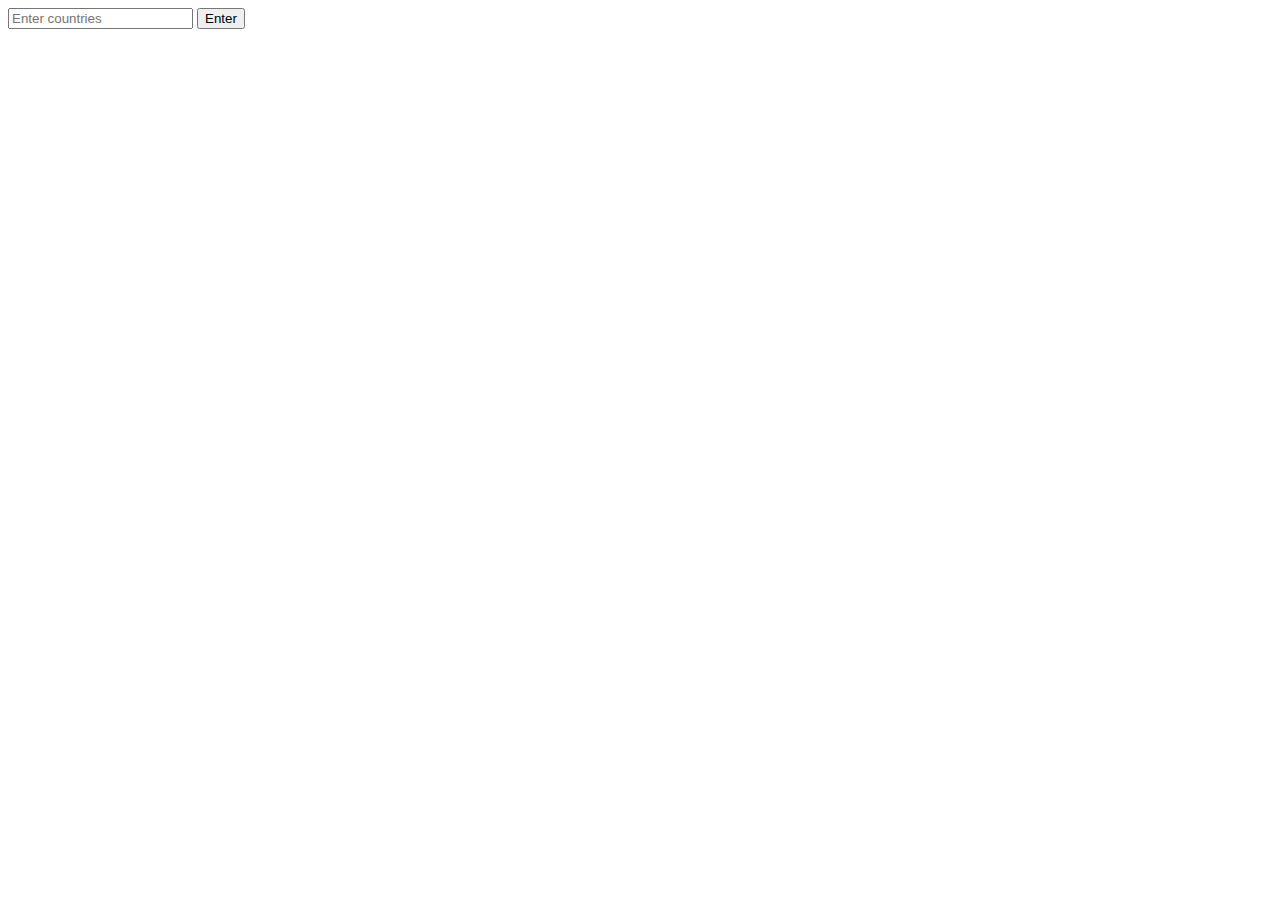
<file: Countrys/countrys.html>
<!DOCTYPE html>
<html lang="en">
<head>
  <meta charset="UTF-8">
  <meta name="viewport" content="width=device-width, initial-scale=1.0">
  <title>Countries List</title>
</head>
<body>
  <input type="text" id="countriesInput" placeholder="Enter countries">
  <button id="enterButton">Enter</button>
  <ul id="countriesList"></ul>

  <script>
    document.getElementById('enterButton').addEventListener('click', function () {
      const input = document.getElementById('countriesInput');
      const countries = input.value.split(',').map(country => country.trim()); 

      const list = document.getElementById('countriesList');

      list.innerHTML = '';

      countries.forEach(country => {
        if (country) { 
          const li = document.createElement('li');
          li.textContent = country;
          list.appendChild(li);
        }
      });

      input.value = '';
    });
  </script>
</body>
</html>
</file>
<file: 9bal2/css/style.css>
* {
    margin: 0;
    padding: 0;
    box-sizing: border-box;
}

body {
    font-family: 'Raleway', sans-serif;
}

/* модальне вікно */

.modal {
    display: none;
    position: fixed;
    top: 0;
    left: 0;
    width: 100%;
    height: 100%;
    background-color: rgba(0, 0, 0, 0.5);
    z-index: 1000;
    justify-content: center;
    align-items: center;
}

.modal-content {
    background: #fff;
    padding: 20px;
    border-radius: 8px;
    text-align: center;
    width: 90%;
    max-width: 400px;
    position: relative;
}

.modal-content h2 {
    margin-bottom: 20px;
    font-size: 24px;
}

.search-input {
    width: 100%;
    padding: 10px;
    margin-bottom: 10px;
    font-size: 16px;
    border: 1px solid #ddd;
    border-radius: 5px;
}

.search-submit {
    background: #6c5ce7;
    color: #fff;
    padding: 10px 20px;
    border: none;
    border-radius: 5px;
    cursor: pointer;
    font-size: 16px;
}

.search-submit:hover {
    background: #5a4bc7;
}

.close-btn {
    position: absolute;
    top: 10px;
    right: 10px;
    font-size: 24px;
    color: #333;
    cursor: pointer;
}

header {
    display: flex;
    justify-content: space-between;
    align-items: center;
    padding: 10px 20px;
    background-color: #fff;
}

.logo img {
    height: 40px;
}

.nav-links {
    display: none;
    flex-direction: column;
    position: absolute;
    top: 60px;
    left: 0;
    background-color: #fff;
    padding: 40px 20px;
    gap: 40px;
    list-style: none;
    z-index: 10;
    transition: all 0.3s ease-in-out;
    width: 100%;
}

.nav-links li a {
    text-decoration: none;
    color: #333333;
}

.nav-links li a:hover {
    color: #7C4EE4;
}

.contact-btn {
    color: white !important;
    padding: 16px 48px;
    background: #7C4EE4;
    border-radius: 8px;
}

.contact-btn:hover {
    background-color: #5a0090;
}

.burger {
    display: flex;
    flex-direction: column;
    justify-content: space-between;
    width: 25px;
    height: 20px;
    cursor: pointer;
    z-index: 20;
}

.burger .line {
    background-color: #000;
    height: 3px;
    width: 100%;
    border-radius: 2px;
    transition: all 0.3s ease-in-out;
}

.burger.active .line:nth-child(1) {
    transform: rotate(45deg) translate(5px, 5px);
}

.burger.active .line:nth-child(2) {
    opacity: 0;
}

.burger.active .line:nth-child(3) {
    transform: rotate(-45deg) translate(7px, -7px);
}

.nav-active {
    display: flex;
}

/*Головна*/

.featured-post {
    display: flex;
    align-items: center;
    justify-content: center;
    flex-wrap: wrap;
    gap: 46px;
    background-color: #7C4EE4;
    padding: 40px 20px;
    position: relative;
    color: #FFFFFF;
}

.waves, .waves-two {
    position: absolute;
    display: none;
}

.waves {
    top: -70px;
    left: 0;
}

.waves-two {
    bottom: 0;
    right: 0;
    transform: rotate(-180deg);
}

.content {
    max-width: 580px;
}

.featured-label {
    font-size: 11px;
    font-weight: 700;
    line-height: 150%;
    letter-spacing: 0.1em;
    margin-bottom: 6px;
}

.title {
    font-weight: 700;
    margin-bottom: 19px;
    font-size: 36px;
    line-height: 40px;
}

.description {
    font-weight: 400;
    line-height: 150%;
    margin-bottom: 26px;
    font-size: 11px;
}

.read-more {
    text-decoration: none;
    font-weight: 700;
    font-size: 10px;
    line-height: 150%;
    padding: 11px 34px;
    background-color: #fff;
    color: #373737;
    border-radius: 8px;
    transition: background-color 0.3s ease;
}

.read-more:hover, .card-content a:hover {
    background-color: #c4a5ff;
}

.image-container {
    z-index: 1;
    display: flex;
    justify-content: center;
    align-items: center;
}

.image-container img {
    max-width: 100%;
    border-radius: 12px;
}

/*Розробка*/

.card {
    background: white;
    border-radius: 10px;
    padding: 20px 17px;
    border: 1px solid #DBDBDB;
    margin: 42px 24px;
}

.card img {
    width: 100%;
    min-height: 200px;
}

.card-content {
    padding: 25px 0 0;
    color: #333333;
}

.card-content span {
    display: block;
    font-weight: 700;
    font-size: 10px;
    line-height: 150%;
    margin-bottom: 18px;
}

.card-content small {
    font-weight: 500;
    font-size: 10px;
    line-height: 150%;
    color: #999999;
    margin-left: 6px;
}

.card-content h3 {
    margin-bottom: 27px;
    font-weight: 700;
    font-size: 22px;
    line-height: 24px;
    letter-spacing: -0.718028px;
}

.card-content p {
    margin-bottom: 20px;
    font-weight: 400;
    font-size: 13px;
    line-height: 150%;
    color: #666666;
}

.card-content a {
    display: inline-block;
    text-decoration: none;
    padding: 11px 34px;
    border: 1px solid #7C4EE4;
    border-radius: 5px;
    font-weight: 700;
    font-size: 10px;
    color: #7C4EE4;
    background: #FFFFFF;
    margin-bottom: 10px;
}

/* Пости */

.section-post {
    padding: 65px 20px;
    display: flex;
    flex-direction: column;
    align-items: center;
}

.title-block {
    display: flex;
    justify-content: space-between;
    align-items: center;
    max-width: 1232px;
    width: 100%;
    margin-bottom: 37px;
}

.title-block h2 {
    font-weight: 700;
    font-size: 20px;
    letter-spacing: -0.88px;
    color: #333333;
}

.btn-view-all {
    text-decoration: none;
    color: white;
    background: #6c5ce7;
    padding: 10px 20px;
    border-radius: 5px;
    font-size: 14px;
}

.main-post {
    display: none;
    flex-wrap: wrap;
    justify-content: center;
    gap: 59px;
    margin: 30px 0 63px;
}

.main-post .card-content {
    position: static;
    max-width: 464px;
    padding: 20px 0 0;
}

.sub-posts {
    display: flex;
    justify-content: center;
    flex-wrap: wrap;
    gap: 13px;
    width: 100%;
    max-width: 1232px;
}

.sub-post img {
    width: 100%;
    max-width: 400px;
}

.sub-post-content  {
    color: #333333;
    padding: 40px 0;
}

.sub-post-content span {
    font-weight: 700;
    font-size: 12px;
    margin-bottom: 16px;
    display: inline-block;
}

.sub-post-content small {
    font-size: 12px;
    color: #999999;
    margin-left: 10px;
}

.sub-post-content h3 {
    max-width: 400px;
    font-weight: 700;
    font-size: 24px;
    margin-bottom: 10px;
}

.sub-post-content p {
    max-width: 400px;
    font-weight: 400;
    font-size: 16px;
    color: #666666;
    margin-bottom: 20px;
}

.sub-post-content a {
    font-weight: bold;
    color: #7C4EE4;
    font-size: 18px;
}

/* Свайпер */

.sub-posts-swiper {
    max-width: 406px;
    width: 100%;
    position: relative;
}
.sub-post {
    max-width: 402px;
    width: 100%;
}

.arrows-wrap {
    position: relative;
    padding: 0 20px;
}

.swiper-button-next, .swiper-button-prev {
    color: #c4a5ff !important;
    display: none !important;
}


/*Секція підписки*/

.subscription-section {
    background-color: #7C4EE4;
    color: #fff;
    text-align: center;
    padding: 60px 20px;
    position: relative;
}

.subscription-section h2 {
    font-weight: 700;
    font-size: 24px;
    line-height: 34px;
    letter-spacing: 0.1px;
    margin-bottom: 35px;
}

.subscription-section p {
    font-weight: 400;
    font-size: 11px;
    line-height: 20px;
    color: #BBBBBB;
    margin-bottom: 30px;
}

.subscription-form {
    display: flex;
    justify-content: center;
    gap: 5px;
    margin-bottom: 35px;
}

.subscription-form input[type="email"] {
    padding: 10px 15px;
    font-size: 10px;
    border: none;
    border-radius: 5px;
    outline: none;
}

.subscription-form button {
    background: #7C4EE4;
    color: #fff;
    font-size: 11px;
    padding: 11px 20px;
    border-radius: 5px;
    border: 1px solid white;
    cursor: pointer;
    transition: background-color 0.3s ease;
}

.subscription-form button:hover {
    background-color: #5b35e6;
}

/* Футер */

.footer {
    background-color: #fff;
    text-align: center;
    padding: 30px 20px;
    color: #333;
    font-family: Arial, sans-serif;
}

.footer-logo {
    display: flex;
    justify-content: center;
    align-items: center;
    gap: 10px;
    margin-bottom: 20px;
}

.footer-logo img {
    height: 40px;
}

.footer-logo h2 {
    font-size: 24px;
    font-weight: bold;
    color: #333;
}

.footer-nav {
    display: flex;
    justify-content: center;
    gap: 20px;
    margin-bottom: 20px;
}

.footer-nav a {
    text-decoration: none;
    color: #333;
    font-size: 16px;
}

.footer-socials {
    display: flex;
    justify-content: center;
    gap: 15px;
    margin-bottom: 20px;
}

.footer-socials .social {
    width: 40px;
    height: 40px;
    background-color: #6c5ce7;
    color: #fff;
    display: flex;
    justify-content: center;
    align-items: center;
    border-radius: 50%;
    font-size: 14px;
    text-decoration: none;
}

.footer-divider {
    width: 80%;
    height: 1px;
    background-color: #dcdcdc;
    margin: 20px auto;
}

.footer-copy {
    font-size: 14px;
    color: #666;
}

/* Сторінка блогу*/

.block-title {
    text-align: center;
    color: #333333;
    margin-bottom: 46px;
}

.block-title p {
    font-size: 11px;
    line-height: 150%;
    color: #666666;
}

.sub-title {
    font-weight: bold;
    font-size: 11px;
    letter-spacing: 0.1em;
    text-transform: uppercase;
}

.block-title h2 {
    font-weight: 700;
    font-size: 24px;
    line-height: 30px;
    margin: 12px 0 22px;
}

/* Сторінка про нас */

.about-section {
    display: flex;
    flex-direction: column;
    align-items: center;
    justify-content: center;
    padding: 0 20px;
}

.about-section img {
    width: 100%;
    max-width: 1234px;
}

.top-block {
    display: flex;
    align-items: flex-end;
    justify-content: space-between;
    flex-wrap: wrap;
    margin: 60px 0;
    width: 100%;
    max-width: 1234px;
}

.top-block p {
    font-size: 16px;
    line-height: 150%;
    color: #666666;
    max-width: 416px;
}

.top-block .block-title{
    text-align: left;
    margin: 0;
}

.top-block .block-title h2{
    margin: 12px 0 12px;
}

.cards-block {
    display: flex;
    flex-wrap: wrap;
    justify-content: center;
    margin-bottom: 60px;
    gap: 16px;
    width: 100%;
    max-width: 1234px;
}

.cars-block {
    width: 100%;
    max-width: 400px;
    background: #7C4EE4;
    border-radius: 16px;
    padding: 20px;
    color: #FFFFFF;
}

.cars-block h3 {
    font-weight: 700;
    font-size: 24px;
    line-height: 32px;
    margin-bottom: 16px;
}

.number {
    font-weight: 700;
    font-size: 72px !important;
    line-height: 96px !important;
    color: #FFFFFF !important;
    margin-bottom: 8px;
}

.cars-block p {
    font-size: 16px;
    line-height: 150%;
    color: #B8A1F2;
}

.cars-block a {
    display: inline-block;
    font-weight: 700;
    font-size: 14px;
    line-height: 150%;
    margin-top: 32px;
    color: #FFFFFF;
}

.purple {
    background: #FFFFFF;
}

.purple  h3 {
    color: #7C4EE4;
}

.purple .number {
    color: #F8F8F8 !important;
}

.purple p {
    color: #B1B1B1;
}

/* Сторінка контакти */

.cards-white {
    display: flex;
    align-items: center;
    justify-content: center;
    flex-wrap: wrap;
    gap: 20px;
    width: 100%;
}

.card-white {
    display: flex;
    flex-direction: column;
    align-items: center;
    text-align: center;
    gap: 20px;
    padding: 38px;
    max-width: 373px;
    width: 100%;
    background: #FAFAFA;
    box-shadow: 3px 1px 43px rgba(124, 78, 228, 0.04);
    border-radius: 16px;
    font-weight: 500;
    font-size: 16px;
    line-height: 28px;
    letter-spacing: 0.005em;
    color: #7A7A7A;
}

.card-white h3 {
    font-weight: 700;
    font-size: 20px;
    line-height: 23px;
    letter-spacing: 0.005em;
    color: #7C4EE4;
}

.card-white i {
    display: flex;
    align-items: center;
    justify-content: center;
    width: 70px;
    height: 70px;
    background: #7C4EE4;
    border-radius: 100px;
}

.contact-section {
    position: relative;
    padding: 0 0 85px 0;
    background-color: #f9f9f9;
}

.map-background {
    background: url('../img/img5.png') no-repeat center / contain;
    background-size: cover;
    height: 382px;
    position: relative;
    z-index: 1;
}

.contact-form {
    position: relative;
    max-width: 300px;
    margin: -150px auto 0;
    background: white;
    padding: 45px 55px;
    border-radius: 10px;
    box-shadow: 0 10px 20px rgba(0, 0, 0, 0.1);
    z-index: 2;
}

.contact-form .form-group {
    display: flex;
    flex-wrap: wrap;
    gap: 20px;
    margin-bottom: 20px;
}

.contact-form input,
.contact-form textarea {
    width: 100%;
    padding: 10px;
    border: 1px solid #ccc;
    border-radius: 5px;
    font-size: 16px;
    outline: none;
}

.contact-form textarea {
    resize: none;
}

.btn-submit {
    display: block;
    width: 100%;
    max-width: 220px;
    padding: 15px;
    background: #7C4EE4;
    color: white;
    border: none;
    border-radius: 5px;
    font-size: 16px;
    cursor: pointer;
    transition: background 0.3s ease;
    margin-top: 40px;
}

.btn-submit:hover {
    background: #5a4bc7;
}

/* 404 */

.error-page {
    display: flex;
    justify-content: center;
    align-items: center;
    height: 100vh;
    background-color: #f9f9f9;
}

.error-container {
    background: url("../img/not-fon.png") no-repeat;
    text-align: center;
    background-color: #7C4EE4;
    padding: 40px 20px;
    border-radius: 20px;
    color: white;
    max-width: 500px;
    width: 90%;
    box-shadow: 0 10px 20px rgba(0, 0, 0, 0.2);
    position: relative;
}

.error-container h1 {
    font-size: 100px;
    margin: 0 0 20px;
    font-weight: bold;
    line-height: 1;
}

.error-container p {
    font-size: 18px;
    line-height: 1.6;
    margin-bottom: 30px;
}

.btn-home {
    display: inline-block;
    padding: 10px 20px;
    font-size: 16px;
    color: #7C4EE4;
    background-color: white;
    text-decoration: none;
    border-radius: 5px;
    font-weight: bold;
    transition: background-color 0.3s ease, color 0.3s ease;
}

.btn-home:hover {
    background-color: #5a4bc7;
    color: white;
}

@media (min-width: 768px) {
    .nav-links {
        display: flex;
        flex-direction: row;
        position: static;
        gap: 40px;
        padding: 0;
    }
    .burger {
        display: none;
    }
    header {
        padding: 27px 100px;
    }
    .featured-post {
        padding: 100px;
    }
    .waves, .waves-two {
        position: absolute;
        display: block;
    }
    .featured-label {
        font-size: 16px;
        margin-bottom: 37px;
    }
    .title {
        font-size: 64px;
        line-height: 86px;
        margin-bottom: 28px;
    }
    .description {
        font-size: 16px;
        margin-bottom: 64px;
    }
    .read-more {
        font-size: 14px;
        padding: 16px 48px;
    }
    .main-post {
        display: flex;
    }
    .section-post {
        padding: 100px;
    }
    .title-block h2 {
        font-size: 48px;
        line-height: 50px;
    }
    .title-block {
        margin-bottom: 70px;
    }
    .sub-posts-swiper {
        max-width: 1234px;
    }
    .swiper-button-next, .swiper-button-prev {
        color: #c4a5ff !important;
        display: flex !important;
    }
    .subscription-section {
        padding: 120px 20px;
    }
    .subscription-section h2 {
        font-size: 52px;
        line-height: 48px;
        margin-bottom: 48px;
    }
    .subscription-section p {
        font-size: 16px;
        line-height: 28px;
    }
    .subscription-form {
        gap: 8px;
        margin-bottom: 24px;
    }
    .subscription-form input[type="email"] {
        padding: 18px 23px;
        font-size: 18px;
    }
    .subscription-form button {
        font-size: 18px;
        padding: 18px 34px;
    }
    .block-title {
        margin-bottom: 100px;
    }
    .block-title p {
        font-size: 16px;
    }
    .sub-title {
        font-size: 16px;
    }
    .block-title h2 {
        font-size: 48px;
        line-height: 64px;
        margin: 25px 0;
    }
    .about-section {
        margin-top: -100px;
    }
    .cards-block {
        margin-bottom: 160px;
    }
    .form-group {
        flex-wrap: nowrap;
    }
    .contact-form {
        max-width: 768px;
    }
    .map-background {
        height: 547px;
    }
}

@media (min-width: 1170px) {
    .card {
        display: flex;
        flex-direction: row;
        border: none;
        margin: 0;
        padding: 130px 100px;
        position: relative;
    }
    .card-content {
        position: absolute;
        bottom: 0;
        right: 100px;
        padding: 32px 100px 32px 32px;
        background: #FFFFFF;
        max-width: 920px;
        border-radius: 16px;
    }
    .card-content span {
        font-size: 12px;
        margin-bottom: 20px;
    }
    .card-content small {
        font-size: 12px;
        margin-left: 8px;
    }
    .card-content h3 {
        margin-bottom: 7px;
        font-size: 32px;
        line-height: 45px;
    }
    .card-content p {
        margin-bottom: 38px;
        font-size: 16px;
    }
    .card-content a {
        padding: 10px 28px;
        font-size: 14px;
    }
}
</file>
